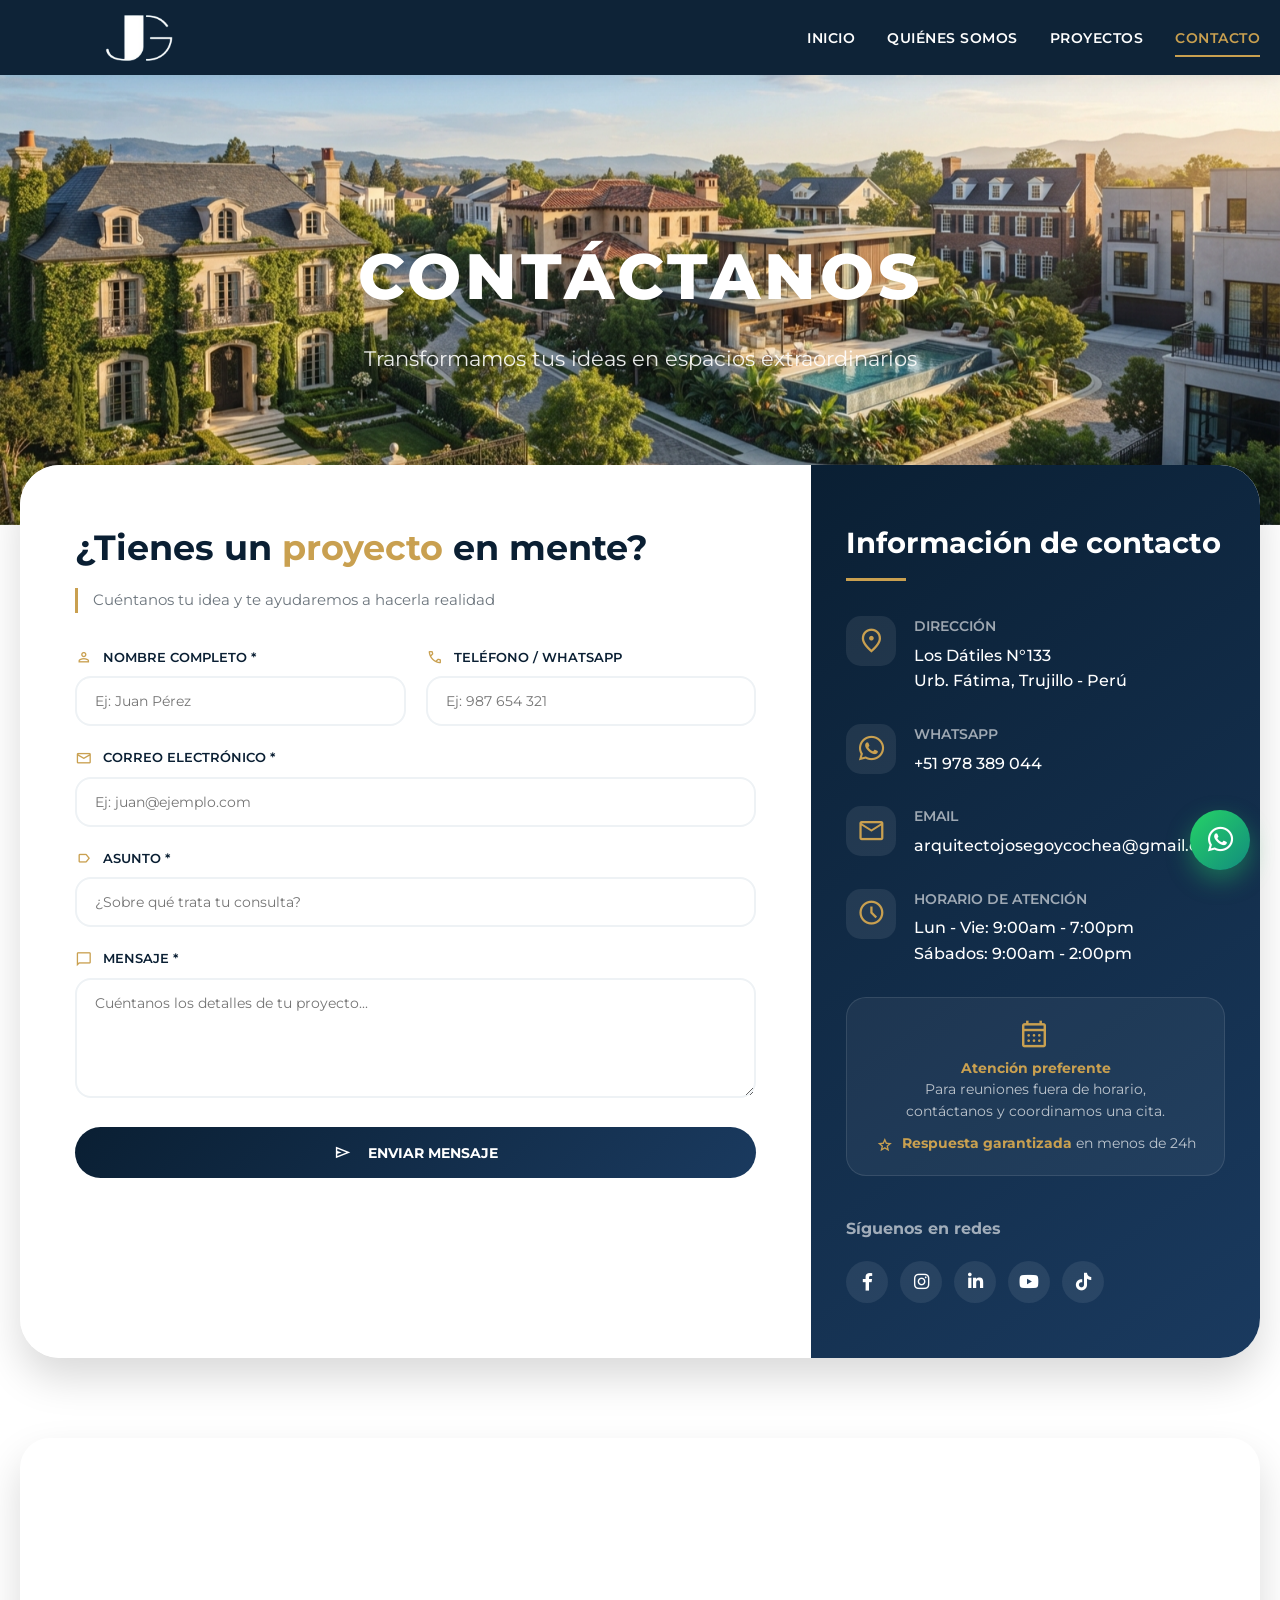
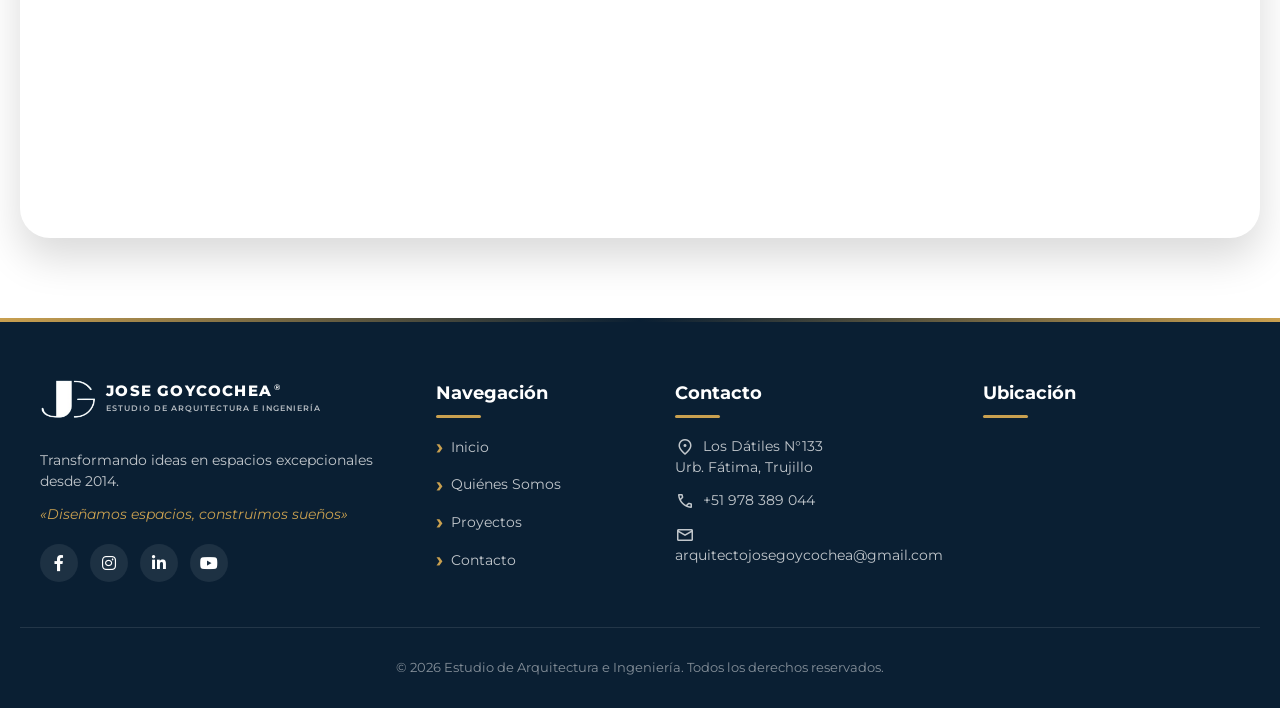
<file: contacto.html>
<!DOCTYPE html>
<html lang="es">
<head>
    <meta charset="UTF-8">
    <meta name="viewport" content="width=device-width, initial-scale=1.0">
    <title>Contacto | Goycochea Inmobiliaria - Arquitectura e Ingeniería</title>
    <link rel="icon" type="image/png" href="media/logomuestra.png">
    <link rel="stylesheet" href="styles.css">
    <link href="https://fonts.googleapis.com/css2?family=Montserrat:wght@300;400;500;600;700;800&display=swap" rel="stylesheet">
    <link rel="stylesheet" href="https://cdnjs.cloudflare.com/ajax/libs/font-awesome/6.0.0/css/all.min.css">
    <!-- Iconos oficiales de Google -->
    <link rel="stylesheet" href="https://fonts.googleapis.com/css2?family=Material+Symbols+Outlined:opsz,wght,FILL,GRAD@24,400,0,0" />

    <style>
        .material-symbols-outlined {
            vertical-align: middle;
            font-size: 1.25rem;
            margin-right: 4px;
            display: inline-block;
            line-height: 1;
        }
        .form-group label .material-symbols-outlined {
            color: var(--accent-gold);
            font-size: 1.1rem;
            margin-right: 6px;
        }
        .info-icon .material-symbols-outlined {
            font-size: 1.8rem;
            margin: 0;
        }
        .btn-submit .material-symbols-outlined {
            font-size: 1.2rem;
            margin-right: 6px;
        }
    </style>
</head>
<body>

    <header>
        <nav class="navbar">
            <div class="logo">
                <a href="index.html" class="logo-text">
                    <img src="media/logo.png" alt="Logo Goycochea" class="nav-logo-img">
                </a>
            </div>
            <ul class="nav-links">
                <li><a href="index.html">INICIO</a></li>
                <li><a href="index.html#empresa">QUIÉNES SOMOS</a></li>
                <li><a href="proyectos.html">PROYECTOS</a></li>
                <li><a href="contacto.html" class="active">CONTACTO</a></li>
            </ul>
        </nav>
    </header>

    <main>
        <section class="hero-contacto">
            <div class="hero-content">
                <h1>CONTÁCTANOS</h1>
                <p>Transformamos tus ideas en espacios extraordinarios</p>
            </div>
        </section>

        <div class="contacto-wrapper">
            <div class="contacto-card">
                <div class="form-section">
                    <h2>¿Tienes un <span>proyecto</span> en mente?</h2>
                    <p>Cuéntanos tu idea y te ayudaremos a hacerla realidad</p>
                    
                    <form action="https://formspree.io/f/xwvranev" method="POST">
                        <div class="row-2cols">
                            <div class="form-group">
                                <label><span class="material-symbols-outlined">person</span> Nombre completo *</label>
                                <input type="text" name="nombre" placeholder="Ej: Juan Pérez" required>
                            </div>
                            <div class="form-group">
                                <label><span class="material-symbols-outlined">call</span> Teléfono / WhatsApp</label>
                                <input type="tel" name="telefono" placeholder="Ej: 987 654 321">
                            </div>
                        </div>
                        
                        <div class="form-group">
                            <label><span class="material-symbols-outlined">mail</span> Correo electrónico *</label>
                            <input type="email" name="email" placeholder="Ej: juan@ejemplo.com" required>
                        </div>
                        
                        <div class="form-group">
                            <label><span class="material-symbols-outlined">label</span> Asunto *</label>
                            <input type="text" name="asunto" placeholder="¿Sobre qué trata tu consulta?" required>
                        </div>
                        
                        <div class="form-group">
                            <label><span class="material-symbols-outlined">chat_bubble</span> Mensaje *</label>
                            <textarea name="mensaje" placeholder="Cuéntanos los detalles de tu proyecto..."></textarea>
                        </div>
                        
                        <button type="submit" class="btn-submit">
                            <span class="material-symbols-outlined">send</span>
                            ENVIAR MENSAJE
                        </button>
                    </form>
                </div>

                <div class="info-section">
                    <h3>Información de contacto</h3>
                    
                    <div class="info-item">
                        <div class="info-icon">
                            <span class="material-symbols-outlined">location_on</span>
                        </div>
                        <div class="info-content">
                            <h4>Dirección</h4>
                            <p>Los Dátiles N°133<br>Urb. Fátima, Trujillo - Perú</p>
                        </div>
                    </div>
                    
                    <div class="info-item">
                        <div class="info-icon">
                            <i class="fab fa-whatsapp" style="font-size: 1.8rem;"></i>
                        </div>
                        <div class="info-content">
                            <h4>WhatsApp</h4>
                            <a href="https://wa.me/51978389044" target="_blank">+51 978 389 044</a>
                        </div>
                    </div>
                    
                    <div class="info-item">
                        <div class="info-icon">
                            <span class="material-symbols-outlined">mail</span>
                        </div>
                        <div class="info-content">
                            <h4>Email</h4>
                            <a href="mailto:arquitectojosegoycochea@gmail.com">arquitectojosegoycochea@gmail.com</a>
                        </div>
                    </div>
                    
                    <div class="info-item">
                        <div class="info-icon">
                            <span class="material-symbols-outlined">schedule</span>
                        </div>
                        <div class="info-content">
                            <h4>Horario de atención</h4>
                            <p>Lun - Vie: 9:00am - 7:00pm<br>Sábados: 9:00am - 2:00pm</p>
                        </div>
                    </div>

                    <!-- SECCIÓN HORARIO ESPECIAL -->
                    <div class="horario-especial">
                        <span class="material-symbols-outlined" style="color: var(--accent-gold); font-size: 2rem; margin-bottom: 8px; display: inline-block;">calendar_month</span>
                        <p><strong>Atención preferente</strong><br>Para reuniones fuera de horario,<br>contáctanos y coordinamos una cita.</p>
                        <p style="margin-top: 10px;"><span class="material-symbols-outlined" style="color: var(--accent-gold); font-size: 1.1rem;">star</span> <strong>Respuesta garantizada</strong> en menos de 24h</p>
                    </div>

                    <div class="social-section">
                        <h4>Síguenos en redes</h4>
                        <div class="social-icons">
                            <a href="#" aria-label="Facebook"><i class="fab fa-facebook-f"></i></a>
                            <a href="#" aria-label="Instagram"><i class="fab fa-instagram"></i></a>
                            <a href="#" aria-label="LinkedIn"><i class="fab fa-linkedin-in"></i></a>
                            <a href="#" aria-label="YouTube"><i class="fab fa-youtube"></i></a>
                            <a href="#" aria-label="TikTok"><i class="fab fa-tiktok"></i></a>
                        </div>
                    </div>
                </div>
            </div>
        </div>

        <div class="mapa-container">
            <div class="mapa-card">
                <iframe 
                    src="https://www.google.com/maps/embed?pb=!1m18!1m12!1m3!1d3949.634981884722!2d-79.0347476857953!3d-8.109282994170832!2m3!1f0!2f0!3f0!3m2!1i1024!2i768!4f13.1!3m3!1m2!1s0x91ad3d7f5e6b7c3d%3A0x3b7e7b7e7b7e7b7e!2sTrujillo%2C%20Peru!5e0!3m2!1sen!2sus!4v1620000000000!5m2!1sen!2sus" 
                    allowfullscreen="" 
                    loading="lazy"
                    title="Ubicación de Goycochea Inmobiliaria"></iframe>
            </div>
        </div>
    </main>

<footer class="main-footer">
        <div class="footer-container">
            <div class="footer-col logo-col">
                <!-- Logo JG + Letras nítidas con la "R" -->
                <div class="footer-brand">
                    <img src="media/logojg.png" alt="Logo JG" class="footer-logo-icon">
                    <div class="footer-brand-text">
                        <span class="footer-brand-title">JOSE GOYCOCHEA<sup>®</sup></span>
                        <span class="footer-brand-sub">ESTUDIO DE ARQUITECTURA E INGENIERÍA</span>
                    </div>
                </div>

                <p>Transformando ideas en espacios excepcionales desde 2014.</p>
                <p style="font-style: italic; color: #c9a050; margin-top: 10px;">«Diseñamos espacios, construimos sueños»</p>
                <div class="footer-social">
                    <a href="#"><i class="fab fa-facebook-f"></i></a>
                    <a href="#"><i class="fab fa-instagram"></i></a>
                    <a href="#"><i class="fab fa-linkedin-in"></i></a>
                    <a href="#"><i class="fab fa-youtube"></i></a>
                </div>
            </div>

            <div class="footer-col">
                <h4>Navegación</h4>
                <ul>
                    <li><a href="index.html">Inicio</a></li>
                    <li><a href="index.html#empresa">Quiénes Somos</a></li>
                    <li><a href="proyectos.html">Proyectos</a></li>
                    <li><a href="contacto.html">Contacto</a></li>
                </ul>
            </div>

            <div class="footer-col">
                <h4>Contacto</h4>
                <p><span class="material-symbols-outlined">location_on</span> Los Dátiles N°133<br>Urb. Fátima, Trujillo</p>
                <p><span class="material-symbols-outlined">call</span> +51 978 389 044</p>
                <p><span class="material-symbols-outlined">mail</span> arquitectojosegoycochea@gmail.com</p>
            </div>

            <div class="footer-col">
                <h4>Ubicación</h4>
                <div class="map-placeholder">
                    <iframe src="https://www.google.com/maps/embed?pb=!1m18!1m12!1m3!1d3949.634981884722!2d-79.0347476857953!3d-8.109282994170832!2m3!1f0!2f0!3f0!3m2!1i1024!2i768!4f13.1!3m3!1m2!1s0x91ad3d7f5e6b7c3d%3A0x3b7e7b7e7b7e7b7e!2sTrujillo%2C%20Peru!5e0!3m2!1sen!2sus!4v1620000000000!5m2!1sen!2sus" allowfullscreen="" loading="lazy"></iframe>
                </div>
            </div>
        </div>

        <div class="footer-bottom">
            <p>&copy; 2026 Estudio de Arquitectura e Ingeniería. Todos los derechos reservados.</p>
        </div>
    </footer>

    <a href="https://wa.me/51978389044" class="whatsapp-float" target="_blank" aria-label="WhatsApp">
        <i class="fab fa-whatsapp"></i>
    </a>

    <script>
        document.querySelectorAll('a[href^="#"]').forEach(anchor => {
            anchor.addEventListener('click', function(e) {
                e.preventDefault();
                const target = document.querySelector(this.getAttribute('href'));
                if (target) {
                    target.scrollIntoView({
                        behavior: 'smooth',
                        block: 'start'
                    });
                }
            });
        });

        // Animación súper sensible (threshold: 0) para que funcione en Laptop al 100%
        const observer = new IntersectionObserver((entries) => {
            entries.forEach(entry => {
                if (entry.isIntersecting) {
                    entry.target.style.opacity = '1';
                    entry.target.style.transform = 'translateY(0)';
                }
            });
        }, { threshold: 0 }); // <- El 0 hace que se active apenas toque la pantalla
        
        document.querySelectorAll('.contacto-card, .info-item, .mapa-card, .horario-especial').forEach(el => {
            el.style.opacity = '0';
            el.style.transform = 'translateY(30px)';
            el.style.transition = 'all 0.6s ease';
            observer.observe(el);
        });
    </script>
</body>
</html>
</file>
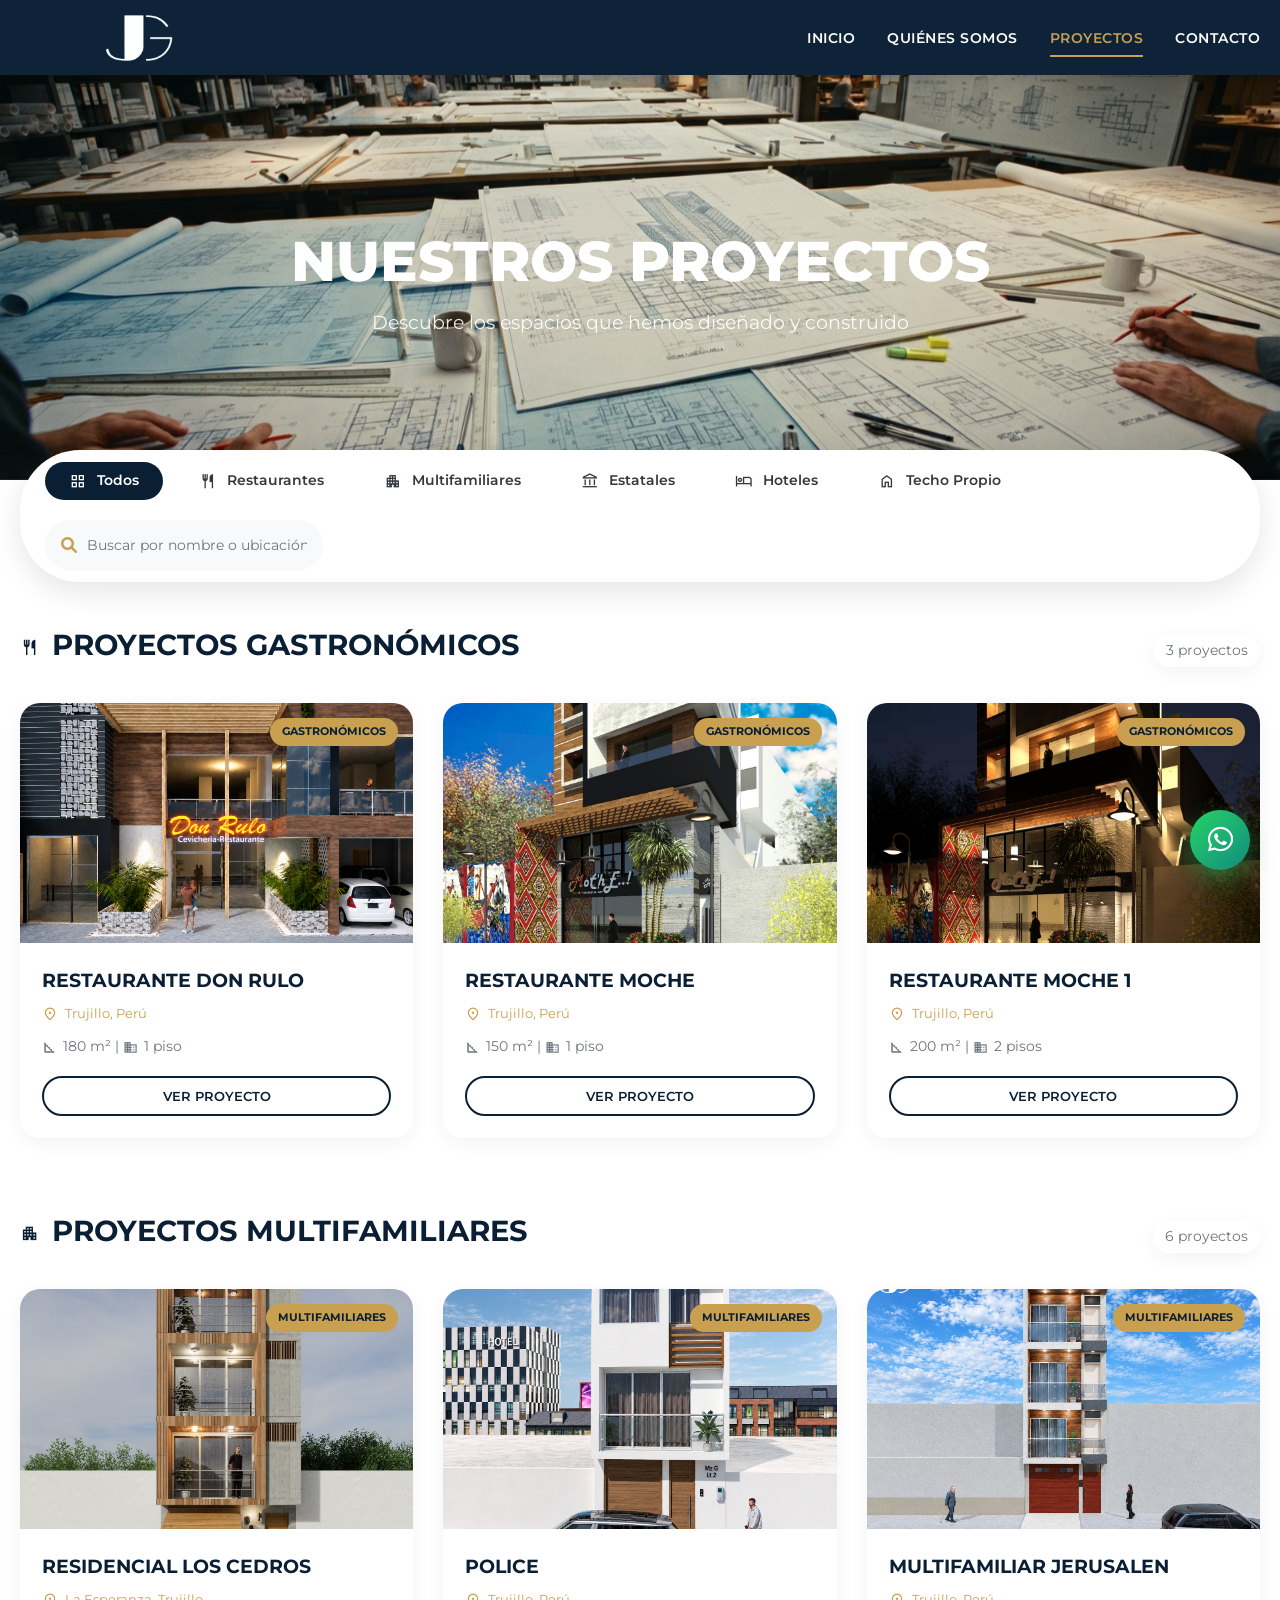
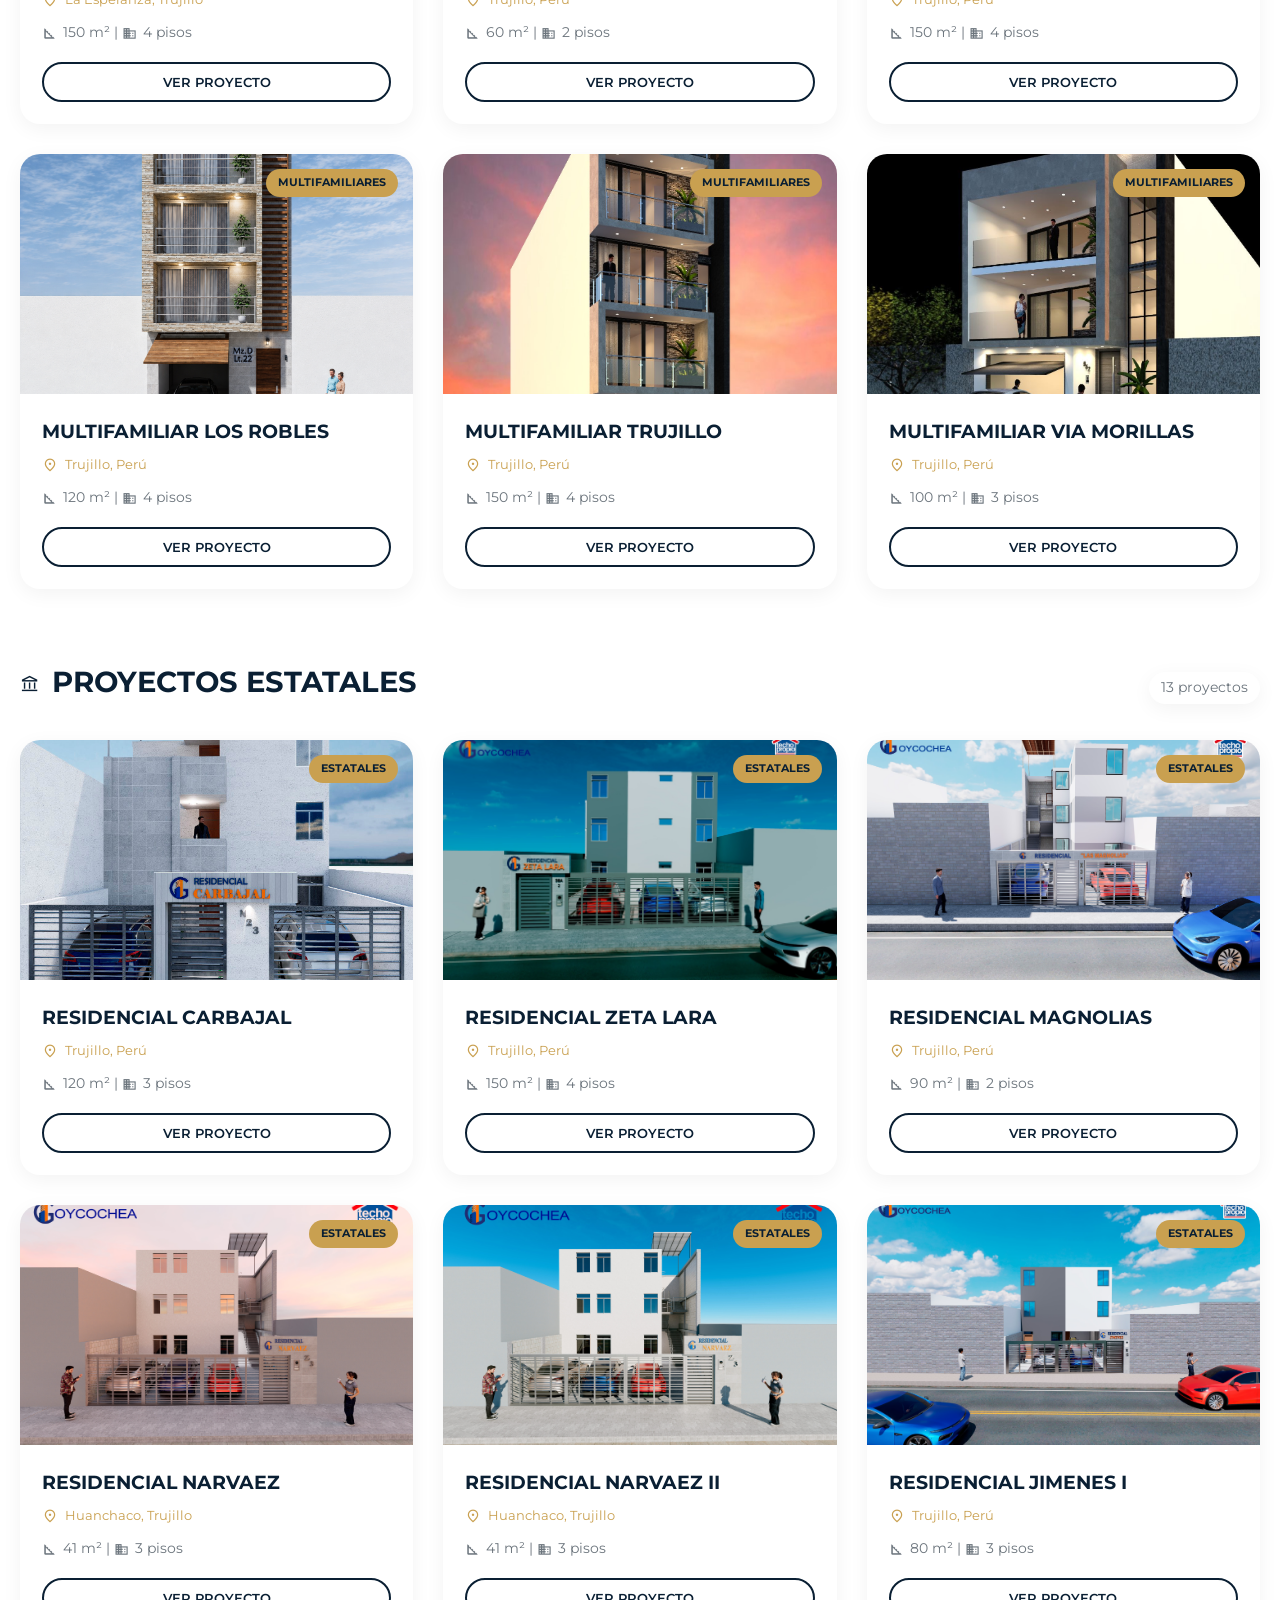
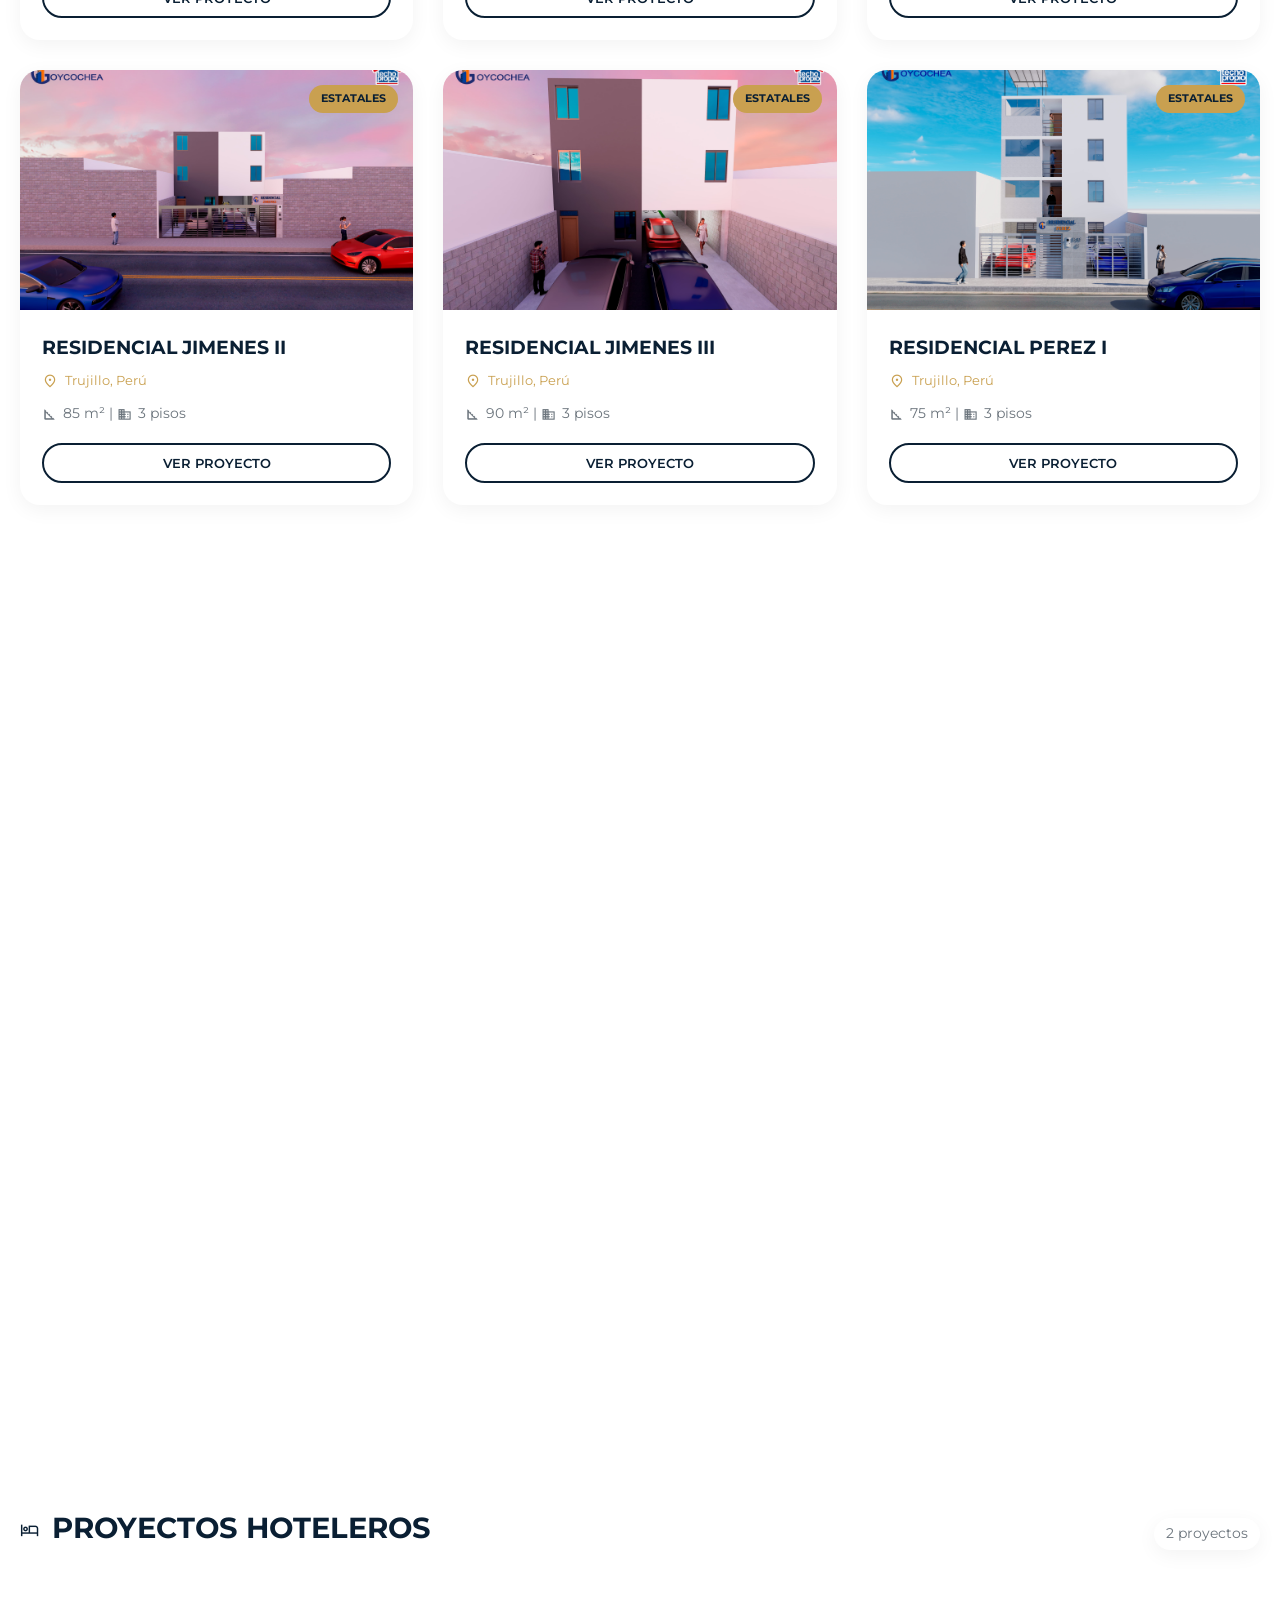
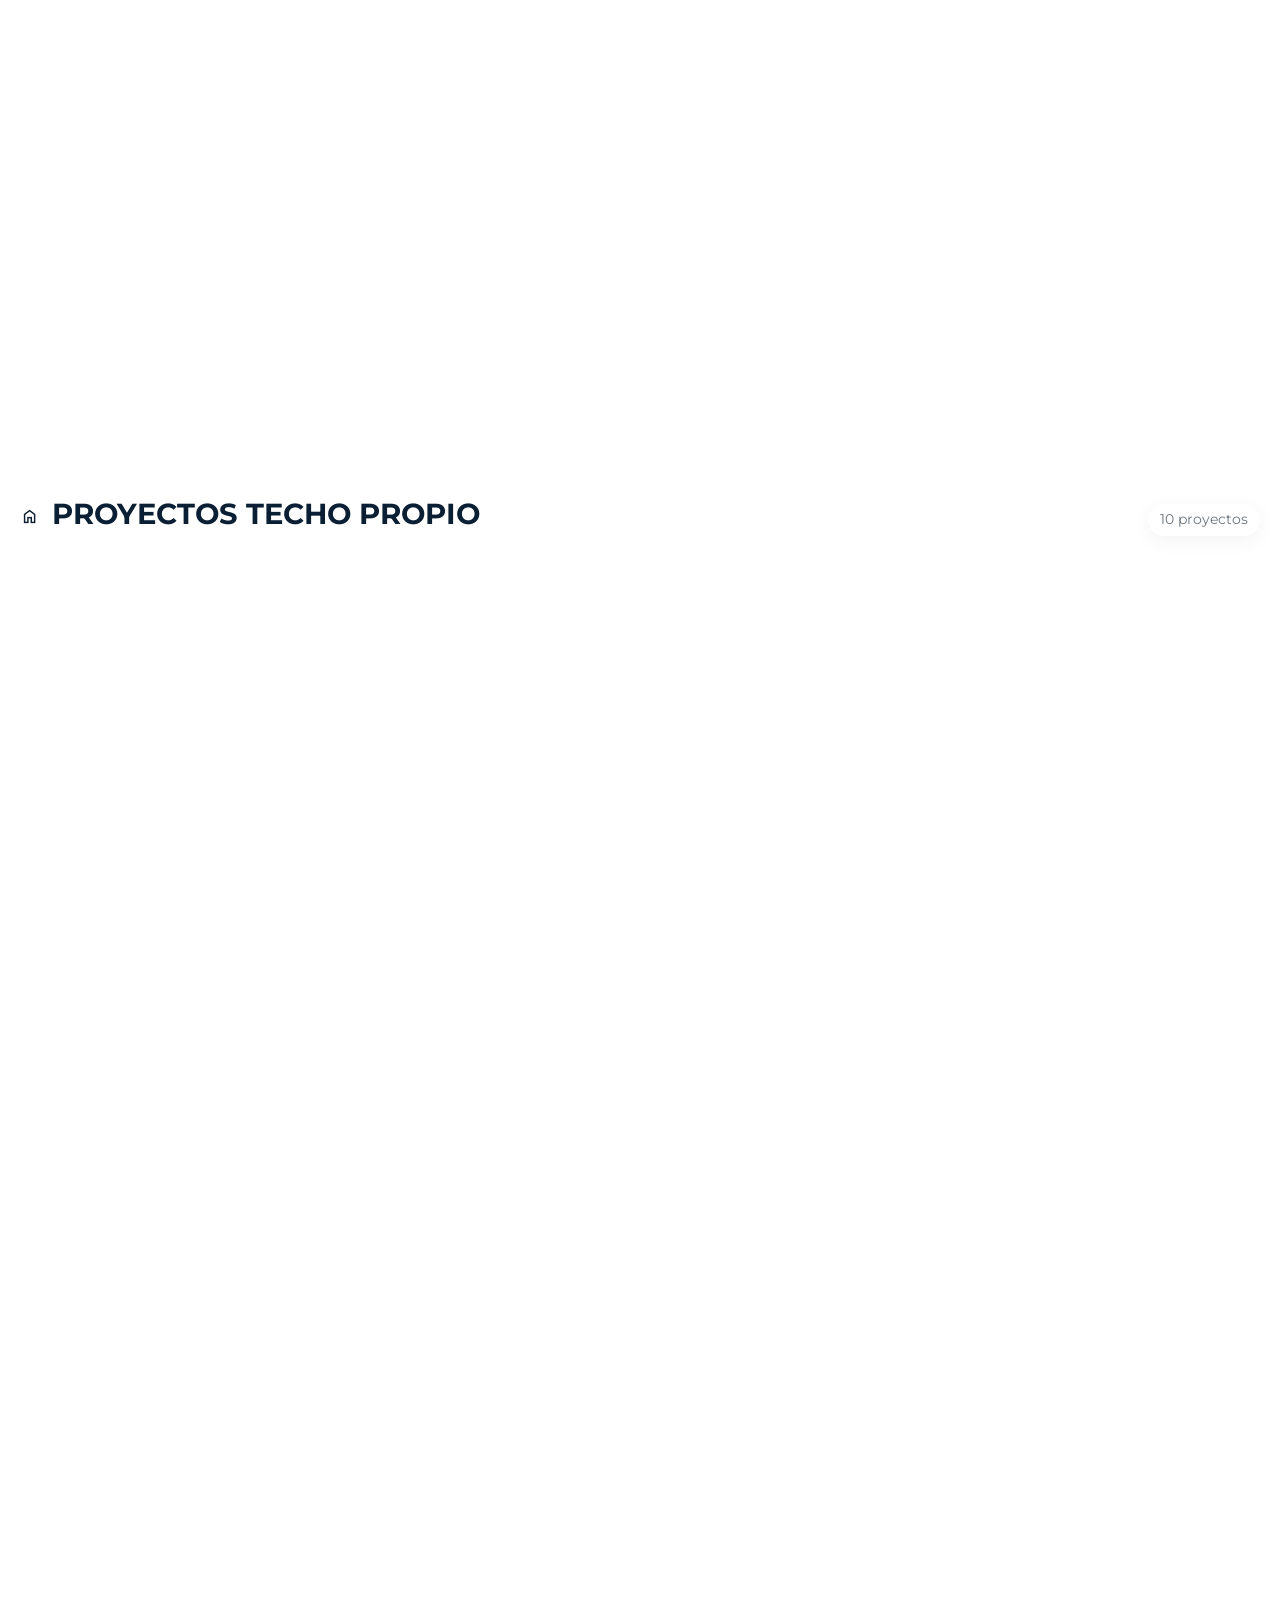
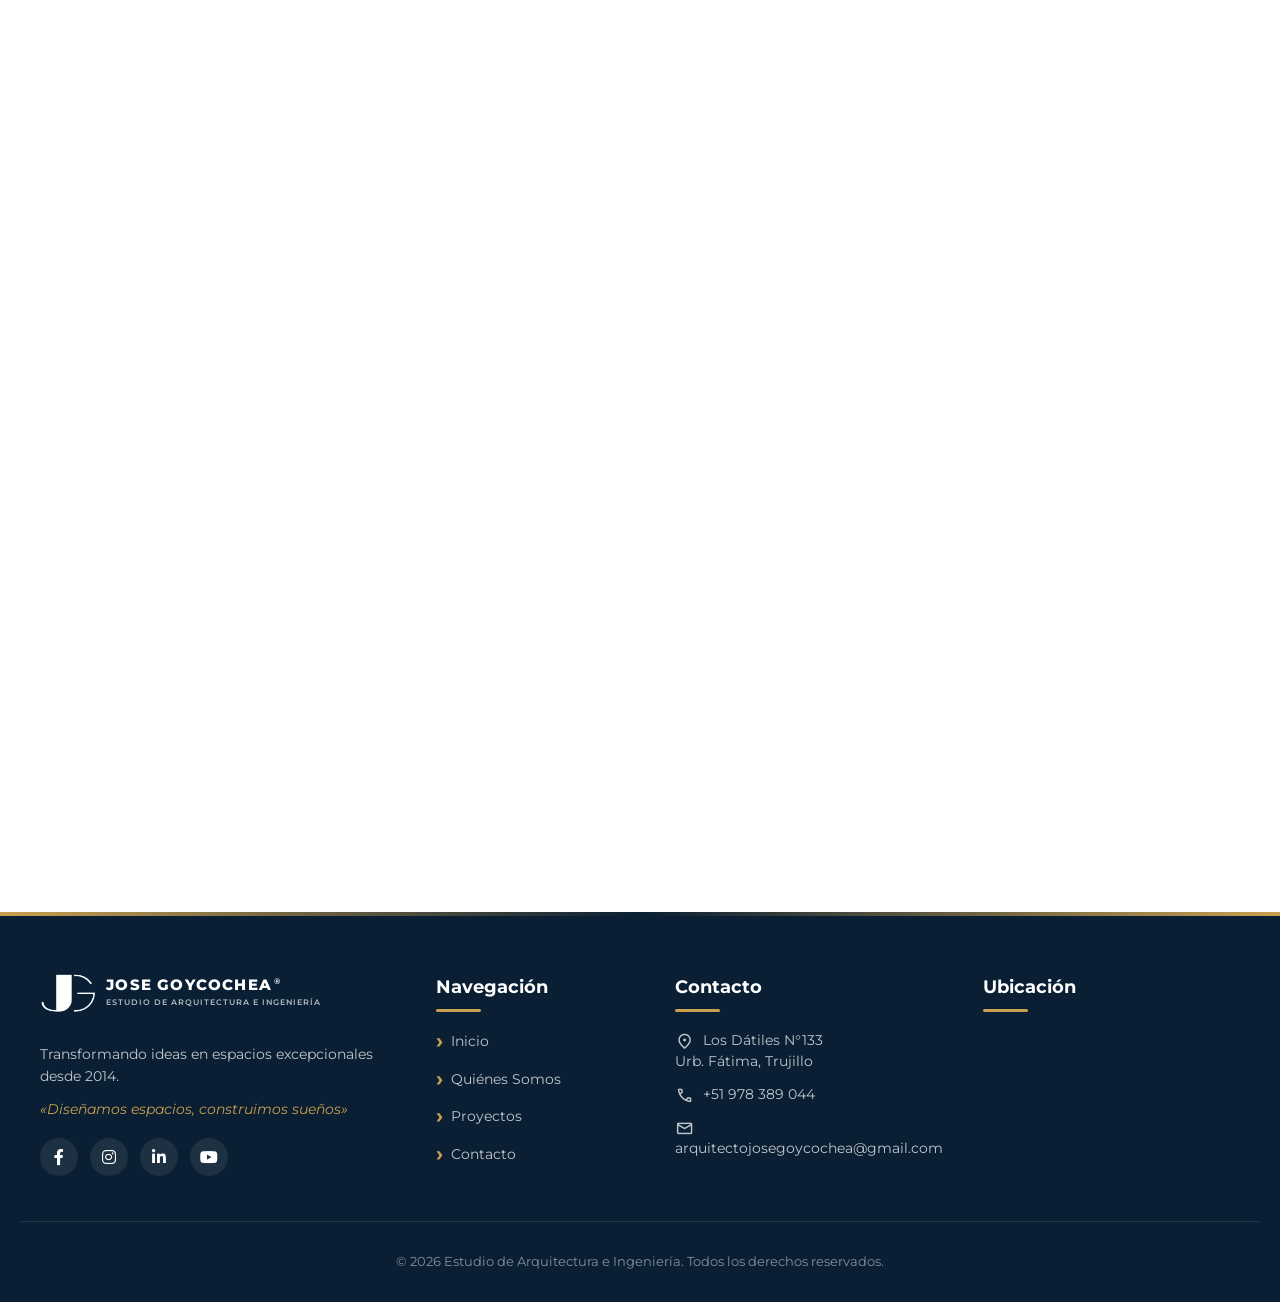
<file: proyectos.html>
<!DOCTYPE html>
<html lang="es">
<head>
    <meta charset="UTF-8">
    <meta name="viewport" content="width=device-width, initial-scale=1.0">
    <title>Proyectos | Goycochea Inmobiliaria - Arquitectura e Ingeniería</title>
    <link rel="icon" type="image/png" href="media/logomuestra.png">
    <link rel="stylesheet" href="styles.css">
    <link href="https://fonts.googleapis.com/css2?family=Montserrat:wght@300;400;500;600;700;800&display=swap" rel="stylesheet">
    <link rel="stylesheet" href="https://cdnjs.cloudflare.com/ajax/libs/font-awesome/6.0.0/css/all.min.css">
    <!-- Iconos oficiales de Google -->
    <link rel="stylesheet" href="https://fonts.googleapis.com/css2?family=Material+Symbols+Outlined:opsz,wght,FILL,GRAD@24,400,0,0" />

    <style>
        .material-symbols-outlined {
            vertical-align: middle;
            font-size: 1.2rem;
            margin-right: 5px;
            display: inline-block;
            line-height: 1;
        }
        .filtro-btn .material-symbols-outlined {
            font-size: 1.1rem;
            margin-right: 6px;
        }
    </style>
</head>
<body>

    <header>
        <nav class="navbar">
            <div class="logo">
                <a href="index.html" class="logo-text">
                    <img src="media/logo.png" alt="Logo Goycochea" class="nav-logo-img">
                </a>
            </div>
            <ul class="nav-links">
                <li><a href="index.html">INICIO</a></li>
                <li><a href="index.html#empresa">QUIÉNES SOMOS</a></li>
                <li><a href="proyectos.html" class="active">PROYECTOS</a></li>
                <li><a href="contacto.html">CONTACTO</a></li>
            </ul>
        </nav>
    </header>

    <main>
        <section class="hero-proyectos">
            <div class="hero-content">
                <h1>NUESTROS PROYECTOS</h1>
                <p>Descubre los espacios que hemos diseñado y construido</p>
            </div>
        </section>

        <div class="filtros-section">
            <div class="filtros-container">
                <div class="filtros-botones" id="filtrosBotones">
                    <button class="filtro-btn active" data-categoria="todos"><span class="material-symbols-outlined">grid_view</span> Todos</button>
                    <button class="filtro-btn" data-categoria="restaurante"><span class="material-symbols-outlined">restaurant</span> Restaurantes</button>
                    <button class="filtro-btn" data-categoria="multifamiliar"><span class="material-symbols-outlined">apartment</span> Multifamiliares</button>
                    <button class="filtro-btn" data-categoria="estatal"><span class="material-symbols-outlined">account_balance</span> Estatales</button>
                    <button class="filtro-btn" data-categoria="hotel"><span class="material-symbols-outlined">hotel</span> Hoteles</button>
                    <button class="filtro-btn" data-categoria="techo"><span class="material-symbols-outlined">home</span> Techo Propio</button>
                </div>
                <div class="buscador">
                    <i class="fas fa-search"></i>
                    <input type="text" id="buscadorInput" placeholder="Buscar por nombre o ubicación...">
                </div>
            </div>
        </div>

        <div class="contenedor-proyectos" id="contenedorProyectos"></div>
    </main>

    <div id="proyectoModal" class="modal">
        <div class="modal-content">
            <div class="modal-header">
                <h3 id="modalTitulo">Detalle del Proyecto</h3>
                <span class="close-modal" onclick="cerrarModal()">&times;</span>
            </div>
            <div class="modal-body" id="modalBody"></div>
        </div>
    </div>

<footer class="main-footer">
        <div class="footer-container">
            <div class="footer-col logo-col">
                <!-- Logo JG + Letras nítidas con la "R" -->
                <div class="footer-brand">
                    <img src="media/logojg.png" alt="Logo JG" class="footer-logo-icon">
                    <div class="footer-brand-text">
                        <span class="footer-brand-title">JOSE GOYCOCHEA<sup>®</sup></span>
                        <span class="footer-brand-sub">ESTUDIO DE ARQUITECTURA E INGENIERÍA</span>
                    </div>
                </div>

                <p>Transformando ideas en espacios excepcionales desde 2014.</p>
                <p style="font-style: italic; color: #c9a050; margin-top: 10px;">«Diseñamos espacios, construimos sueños»</p>
                <div class="footer-social">
                    <a href="#"><i class="fab fa-facebook-f"></i></a>
                    <a href="#"><i class="fab fa-instagram"></i></a>
                    <a href="#"><i class="fab fa-linkedin-in"></i></a>
                    <a href="#"><i class="fab fa-youtube"></i></a>
                </div>
            </div>

            <div class="footer-col">
                <h4>Navegación</h4>
                <ul>
                    <li><a href="index.html">Inicio</a></li>
                    <li><a href="index.html#empresa">Quiénes Somos</a></li>
                    <li><a href="proyectos.html">Proyectos</a></li>
                    <li><a href="contacto.html">Contacto</a></li>
                </ul>
            </div>

            <div class="footer-col">
                <h4>Contacto</h4>
                <p><span class="material-symbols-outlined">location_on</span> Los Dátiles N°133<br>Urb. Fátima, Trujillo</p>
                <p><span class="material-symbols-outlined">call</span> +51 978 389 044</p>
                <p><span class="material-symbols-outlined">mail</span> arquitectojosegoycochea@gmail.com</p>
            </div>

            <div class="footer-col">
                <h4>Ubicación</h4>
                <div class="map-placeholder">
                    <iframe src="https://www.google.com/maps/embed?pb=!1m18!1m12!1m3!1d3949.634981884722!2d-79.0347476857953!3d-8.109282994170832!2m3!1f0!2f0!3f0!3m2!1i1024!2i768!4f13.1!3m3!1m2!1s0x91ad3d7f5e6b7c3d%3A0x3b7e7b7e7b7e7b7e!2sTrujillo%2C%20Peru!5e0!3m2!1sen!2sus!4v1620000000000!5m2!1sen!2sus" allowfullscreen="" loading="lazy"></iframe>
                </div>
            </div>
        </div>

        <div class="footer-bottom">
            <p>&copy; 2026 Estudio de Arquitectura e Ingeniería. Todos los derechos reservados.</p>
        </div>
    </footer>

    <a href="https://wa.me/51978389044" class="whatsapp-float" target="_blank">
        <i class="fab fa-whatsapp"></i>
    </a>

    <script>
        // ===== DATOS DE PROYECTOS ACTUALIZADOS =====
        const proyectosData = {
            // ===== RESTAURANTES (PRIMERO) =====
            donrulo: { 
                titulo: "RESTAURANTE DON RULO", 
                categoria: "restaurante", 
                ubicacion: "Trujillo, Perú", 
                pisos: "1 piso", 
                area: "180 m²",
                descripcion: "Restaurante con terraza y espacios acogedores para disfrutar de la mejor gastronomía.", 
                imagenes: ["media/rulo.png"], 
                caracteristicas: { "Tipo": "Restaurante", "Área": "180 m²", "Capacidad": "120 personas" } 
            },
            moche: { 
                titulo: "RESTAURANTE MOCHE", 
                categoria: "restaurante", 
                ubicacion: "Trujillo, Perú", 
                pisos: "1 piso", 
                area: "150 m²",
                descripcion: "Cafetería con diseño bohemio y terraza jardín, ideal para eventos y reuniones.", 
                imagenes: ["media/RESTAURANTE MOCHE.jpg"], 
                caracteristicas: { "Tipo": "Cafetería", "Área": "150 m²", "Estilo": "Bohemio" } 
            },
            moche1: { 
                titulo: "RESTAURANTE MOCHE 1", 
                categoria: "restaurante", 
                ubicacion: "Trujillo, Perú", 
                pisos: "2 pisos", 
                area: "200 m²",
                descripcion: "Restaurante con cocina fusión y ambiente moderno, con vista al mar.", 
                imagenes: ["media/RESTAURANTE MOCHE 1.jpg"], 
                caracteristicas: { "Tipo": "Restaurante Fusión", "Área": "200 m²", "Especialidad": "Comida fusión" } 
            },
            
            // ===== MULTIFAMILIARES =====
            cedros: { 
                titulo: "RESIDENCIAL LOS CEDROS", 
                categoria: "multifamiliar", 
                ubicacion: "La Esperanza, Trujillo", 
                pisos: "4 pisos", 
                area: "150 m²",
                descripcion: "Vivienda multifamiliar de 4 pisos. Cuenta con cochera, sala, comedor, cocina, baño y 3 dormitorios por piso.", 
                imagenes: ["media/RESIDENCIAL LOS CEDROS.jpg"], 
                caracteristicas: { "Tipo": "Multifamiliar", "Área": "150 m²", "N° Pisos": "4", "Estado": "En Venta" } 
            },
            police: { 
                titulo: "POLICE", 
                categoria: "multifamiliar", 
                ubicacion: "Trujillo, Perú", 
                pisos: "2 pisos", 
                area: "60 m²",
                descripcion: "Vivienda unifamiliar de 2 pisos. Cuenta con cochera, sala, comedor, cocina y en el segundo piso 2 dormitorios.", 
                imagenes: ["media/Police11.jpg"], 
                caracteristicas: { "Tipo": "Vivienda Unifamiliar", "Área": "60 m²", "N° Pisos": "2" } 
            },
            jerusalen: { 
                titulo: "MULTIFAMILIAR JERUSALEN", 
                categoria: "multifamiliar", 
                ubicacion: "Trujillo, Perú", 
                pisos: "4 pisos", 
                area: "150 m²",
                descripcion: "Vivienda multifamiliar de 4 pisos. 1er piso: cochera, sala, comedor, cocina, dormitorio principal.", 
                imagenes: ["media/jerusalen.png"], 
                caracteristicas: { "Tipo": "Multifamiliar", "Área": "150 m²", "N° Pisos": "4" } 
            },
            robles: { 
                titulo: "MULTIFAMILIAR LOS ROBLES", 
                categoria: "multifamiliar", 
                ubicacion: "Trujillo, Perú", 
                pisos: "4 pisos", 
                area: "120 m²",
                descripcion: "Vivienda multifamiliar para renta. Cada piso tiene un departamento con ingreso independiente.", 
                imagenes: ["media/robles.png"], 
                caracteristicas: { "Tipo": "Multifamiliar (Renta)", "Área": "120 m²", "N° Pisos": "4" } 
            },
            trujillo: { 
                titulo: "MULTIFAMILIAR TRUJILLO", 
                categoria: "multifamiliar", 
                ubicacion: "Trujillo, Perú", 
                pisos: "4 pisos", 
                area: "150 m²",
                descripcion: "Vivienda multifamiliar de lujo con acabados de primera calidad.", 
                imagenes: ["media/MULTIFAMILIAR TRUJILLO.jpg"], 
                caracteristicas: { "Tipo": "Multifamiliar de Lujo", "Área": "150 m²", "Acabados": "Primera calidad" } 
            },
            morillas: { 
                titulo: "MULTIFAMILIAR VIA MORILLAS", 
                categoria: "multifamiliar", 
                ubicacion: "Trujillo, Perú", 
                pisos: "3 pisos", 
                area: "100 m²",
                descripcion: "Proyecto unifamiliar para pareja con 2 hijos.", 
                imagenes: ["media/MULTIFAMILIAR VIA MORILLAS 1.jpg"], 
                caracteristicas: { "Tipo": "Vivienda Unifamiliar", "Área": "100 m²", "N° Pisos": "3" } 
            },
            
            // ===== ESTATALES =====
            carbajal: { 
                titulo: "RESIDENCIAL CARBAJAL", 
                categoria: "estatal", 
                ubicacion: "Trujillo, Perú", 
                pisos: "3 pisos", 
                area: "120 m²",
                descripcion: "Conjunto habitacional estatal con diseño contemporáneo y áreas verdes.", 
                imagenes: ["media/carvajalnuevo.jpg", "media/carvajalnuevo1.jpg"], 
                caracteristicas: { "Tipo": "Vivienda Estatal", "Diseño": "Contemporáneo", "Estado": "En Construcción" } 
            },
            cedrosEstatal: { 
                titulo: "RESIDENCIAL ZETA LARA", 
                categoria: "estatal", 
                ubicacion: "Trujillo, Perú", 
                pisos: "4 pisos", 
                area: "150 m²",
                descripcion: "Vivienda multifamiliar de 4 pisos. Cuenta con cochera, sala, comedor, cocina, baño y 3 dormitorios por piso.", 
                imagenes: ["media/zetalaranuevo.jpg", "media/zetalaranuevo1.jpg"], 
                caracteristicas: { "Área": "150 m²", "N° Pisos": "4", "Estado": "En Construcción" } 
            },
            magnolias: { 
                titulo: "RESIDENCIAL MAGNOLIAS", 
                categoria: "estatal", 
                ubicacion: "Trujillo, Perú", 
                pisos: "2 pisos", 
                area: "90 m²",
                descripcion: "Viviendas unifamiliares con diseño contemporáneo y acabados de lujo.", 
                imagenes: ["media/RESIDENCIAL MAGNOLIAS 01.jpg"], 
                caracteristicas: { "Diseño": "Contemporáneo", "Acabados": "De lujo", "Estado": "Preventa" } 
            },
            narvaez: { 
                titulo: "RESIDENCIAL NARVAEZ", 
                categoria: "estatal", 
                ubicacion: "Huanchaco, Trujillo", 
                pisos: "3 pisos", 
                area: "41 m²",
                descripcion: "Tres Cocheras, Sala, Comedor, Cocina, Baño, Dos Dormitorios, Lavandería.", 
                imagenes: ["media/RESDIENCIAL NARVAEZ 01.jpg"], 
                caracteristicas: { "Etapa": "Preventa", "Precio": "S/ 55,000", "Área": "41 m²" } 
            },
            narvaez2: { 
                titulo: "RESIDENCIAL NARVAEZ II", 
                categoria: "estatal", 
                ubicacion: "Huanchaco, Trujillo", 
                pisos: "3 pisos", 
                area: "41 m²",
                descripcion: "Tres Cocheras, Sala, Comedor, Cocina, Baño, Dos Dormitorios, Lavandería.", 
                imagenes: ["media/RESIDENCIAL NARVAEZ 02.jpg"], 
                caracteristicas: { "Etapa": "Preventa", "Precio": "S/ 55,000", "Área": "41 m²" } 
            },
            jimenes1: { 
                titulo: "RESIDENCIAL JIMENES I", 
                categoria: "estatal", 
                ubicacion: "Trujillo, Perú", 
                pisos: "3 pisos", 
                area: "80 m²",
                descripcion: "Conjunto habitacional con diseño minimalista y áreas comunes.", 
                imagenes: ["media/RESIDENCIAL JIMENES 01.jpg"], 
                caracteristicas: { "Estado": "Preventa", "Área": "80 m²" } 
            },
            jimenes2: { 
                titulo: "RESIDENCIAL JIMENES II", 
                categoria: "estatal", 
                ubicacion: "Trujillo, Perú", 
                pisos: "3 pisos", 
                area: "85 m²",
                descripcion: "Segunda etapa del proyecto Jimenes con mejoras y ampliaciones.", 
                imagenes: ["media/RESIDENCIAL JIMENES 02.jpg"], 
                caracteristicas: { "Estado": "Preventa", "Área": "85 m²" } 
            },
            jimenes3: { 
                titulo: "RESIDENCIAL JIMENES III", 
                categoria: "estatal", 
                ubicacion: "Trujillo, Perú", 
                pisos: "3 pisos", 
                area: "90 m²",
                descripcion: "Tercera fase del complejo residencial Jimenes.", 
                imagenes: ["media/RESIDENCIA JIMENES 03.jpg"], 
                caracteristicas: { "Estado": "Preventa", "Área": "90 m²" } 
            },
            perez1: { 
                titulo: "RESIDENCIAL PEREZ I", 
                categoria: "estatal", 
                ubicacion: "Trujillo, Perú", 
                pisos: "3 pisos", 
                area: "75 m²",
                descripcion: "Diseño minimalista con amplios espacios y acabados de calidad.", 
                imagenes: ["media/RESIDENCIAL PEREZ 01.jpg"], 
                caracteristicas: { "Estado": "En Venta", "Área": "75 m²" } 
            },
            perez2: { 
                titulo: "RESIDENCIAL PEREZ II", 
                categoria: "estatal", 
                ubicacion: "Trujillo, Perú", 
                pisos: "3 pisos", 
                area: "80 m²",
                descripcion: "Segunda etapa del proyecto Perez con mejoras y ampliaciones.", 
                imagenes: ["media/RESIDENCIAL PEREZ 02.jpg"], 
                caracteristicas: { "Estado": "En Venta", "Área": "80 m²" } 
            },
            sausek: { 
                titulo: "RESIDENCIAL SAUSEK", 
                categoria: "estatal", 
                ubicacion: "La Esperanza, Trujillo", 
                pisos: "3 pisos", 
                area: "41 m²",
                descripcion: "Dos Cocheras, Sala, Comedor, Cocina, Baño, Dos Dormitorios, Lavandería.", 
                imagenes: ["media/RESIDENCIAL SAUCEK 01.jpg", "media/RESIDENCIAL SAUCEK 02.jpg"], 
                caracteristicas: { "Etapa": "Vendido", "Precio": "S/ 65,000", "Área": "41 m²" } 
            },
            tulipanes1: { 
                titulo: "RESIDENCIAL TULIPANES I", 
                categoria: "estatal", 
                ubicacion: "Trujillo, Perú", 
                pisos: "3 pisos", 
                area: "100 m²",
                descripcion: "Conjunto residencial con arquitectura moderna y amplias áreas verdes.", 
                imagenes: ["media/RESIDENCIAL TULIPANES 01.jpg"], 
                caracteristicas: { "Estado": "En Venta", "Área": "100 m²" } 
            },
            tulipanes2: { 
                titulo: "RESIDENCIAL TULIPANES II", 
                categoria: "estatal", 
                ubicacion: "Trujillo, Perú", 
                pisos: "3 pisos", 
                area: "110 m²",
                descripcion: "Segunda etapa del proyecto Tulipanes con mejoras y ampliaciones.", 
                imagenes: ["media/RESIDENCIAL TULIPANES 02.jpg"], 
                caracteristicas: { "Estado": "En Venta", "Área": "110 m²" } 
            },
            
            // ===== HOTELES =====
            ocean: { 
                titulo: "HOTEL OCEAN HOUSE", 
                categoria: "hotel", 
                ubicacion: "Huanchaco, Trujillo", 
                pisos: "5 pisos", 
                area: "800 m²",
                descripcion: "Hotel boutique frente al mar con 30 habitaciones y restaurante.", 
                imagenes: ["media/HOTEL OCEAN HOUSE .jpg"], 
                caracteristicas: { "Tipo": "Hotel Boutique", "Habitaciones": "30" } 
            },
            ocean1: { 
                titulo: "HOTEL OCEAN HOUSE 1", 
                categoria: "hotel", 
                ubicacion: "Huanchaco, Trujillo", 
                pisos: "4 pisos", 
                area: "600 m²",
                descripcion: "Ecolodge de lujo integrado al entorno con materiales sostenibles.", 
                imagenes: ["media/HOTEL OCEAN HOUSE 1 .jpg"], 
                caracteristicas: { "Tipo": "Ecolodge", "Materiales": "Sostenibles" } 
            },
            
            // ===== TECHO PROPIO =====
            burgos: { 
                titulo: "BURGOS RAMOS VIVIANA", 
                categoria: "techo", 
                ubicacion: "La Esperanza, Trujillo", 
                pisos: "1 piso", 
                area: "45 m²",
                descripcion: "Vivienda básica de 45 m² con Sala, Comedor, Cocina, 2 Habitaciones, Baño y Lavandería.", 
                imagenes: ["media/burgos.png"], 
                caracteristicas: { "Programa": "Techo Propio", "Área": "45 m²", "Tipo": "Vivienda Básica" } 
            },
            enrique: { 
                titulo: "ENRIQUE CERNA ANTONY", 
                categoria: "techo", 
                ubicacion: "La Esperanza, Trujillo", 
                pisos: "1 piso", 
                area: "35 m²",
                descripcion: "Vivienda básica de 35.44 m² con espacios funcionales.", 
                imagenes: ["media/enrique2.png"], 
                caracteristicas: { "Programa": "Techo Propio", "Área": "35 m²", "Tipo": "Vivienda Básica" } 
            },
            fabio: { 
                titulo: "FABIO JESUS ASCATE", 
                categoria: "techo", 
                ubicacion: "La Esperanza, Trujillo", 
                pisos: "1 piso", 
                area: "35 m²",
                descripcion: "Vivienda básica de 35 m² con Sala, Comedor, Cocina, 2 Habitaciones, Baño y Lavandería.", 
                imagenes: ["media/fabio.png"], 
                caracteristicas: { "Programa": "Techo Propio", "Área": "35 m²", "Tipo": "Vivienda Básica" } 
            },
            fernanda: { 
                titulo: "FERNANDA GUERRA GLORIA VICTORIA", 
                categoria: "techo", 
                ubicacion: "La Esperanza, Trujillo", 
                pisos: "1 piso", 
                area: "37 m²",
                descripcion: "Vivienda básica de 37.50 m² con Sala, Comedor, Cocina, 2 Habitaciones, Baño y Lavandería.", 
                imagenes: ["media/fernanda.png"], 
                caracteristicas: { "Programa": "Techo Propio", "Área": "37 m²", "Tipo": "Vivienda Básica" } 
            },
            florian: { 
                titulo: "FLORIAN DIEGO ALEXANDER", 
                categoria: "techo", 
                ubicacion: "La Esperanza, Trujillo", 
                pisos: "1 piso", 
                area: "35 m²",
                descripcion: "Vivienda básica de 35 m² con Sala, Comedor, Cocina, 2 Habitaciones, Baño y Lavandería.", 
                imagenes: ["media/florian.png"], 
                caracteristicas: { "Programa": "Techo Propio", "Área": "35 m²", "Tipo": "Vivienda Básica" } 
            },
            kerly: { 
                titulo: "KERLY NATALY GARCIA", 
                categoria: "techo", 
                ubicacion: "La Esperanza, Trujillo", 
                pisos: "1 piso", 
                area: "35 m²",
                descripcion: "Vivienda básica de 35 m² con Sala, Comedor, Cocina, 2 Habitaciones, Baño y Lavandería.", 
                imagenes: ["media/kerly.png"], 
                caracteristicas: { "Programa": "Techo Propio", "Área": "35 m²", "Tipo": "Vivienda Básica" } 
            },
            monzon: { 
                titulo: "MONZON ALFIO", 
                categoria: "techo", 
                ubicacion: "La Esperanza, Trujillo", 
                pisos: "1 piso", 
                area: "35 m²",
                descripcion: "Vivienda básica de 35.12 m² con Sala, Comedor, Cocina, 2 Habitaciones, Baño y Lavandería.", 
                imagenes: ["media/monzon1.png"], 
                caracteristicas: { "Programa": "Techo Propio", "Área": "35 m²", "Tipo": "Vivienda Básica" } 
            },
            sanchez: { 
                titulo: "SANCHEZ YUDICK ERICK ANTONY", 
                categoria: "techo", 
                ubicacion: "La Esperanza, Trujillo", 
                pisos: "1 piso", 
                area: "35 m²",
                descripcion: "Vivienda básica de 35.71 m² con espacios funcionales.", 
                imagenes: ["media/sanchez.png"], 
                caracteristicas: { "Programa": "Techo Propio", "Área": "35 m²", "Tipo": "Vivienda Básica" } 
            },
            trujillo_felicita: { 
                titulo: "TRUJILLO FELICITA HAYDE", 
                categoria: "techo", 
                ubicacion: "La Esperanza, Trujillo", 
                pisos: "1 piso", 
                area: "36 m²",
                descripcion: "Vivienda básica de 36 m² con Sala, Comedor, Cocina, 2 Habitaciones, Baño y Lavandería.", 
                imagenes: ["media/trujillo.png"], 
                caracteristicas: { "Programa": "Techo Propio", "Área": "36 m²", "Tipo": "Vivienda Básica" } 
            },
            verde: { 
                titulo: "VERDE TIBURCIO KIMBERLY", 
                categoria: "techo", 
                ubicacion: "La Esperanza, Trujillo", 
                pisos: "1 piso", 
                area: "40 m²",
                descripcion: "Vivienda básica de 40 m² con Sala, Comedor, Cocina, 2 Habitaciones, Baño y Lavandería.", 
                imagenes: ["media/verde.png"], 
                caracteristicas: { "Programa": "Techo Propio", "Área": "40 m²", "Tipo": "Vivienda Básica" } 
            }
        };

        const categorias = {
            restaurante: { nombre: "PROYECTOS GASTRONÓMICOS", icono: "restaurant", orden: 0 },
            multifamiliar: { nombre: "PROYECTOS MULTIFAMILIARES", icono: "apartment", orden: 1 },
            estatal: { nombre: "PROYECTOS ESTATALES", icono: "account_balance", orden: 2 },
            hotel: { nombre: "PROYECTOS HOTELEROS", icono: "hotel", orden: 3 },
            techo: { nombre: "PROYECTOS TECHO PROPIO", icono: "home", orden: 4 }
        };

        let currentFilter = "todos";
        let searchTerm = "";

        function renderizarProyectos() {
            const container = document.getElementById("contenedorProyectos");
            container.innerHTML = "";

            const proyectosPorCategoria = {};
            for (const [id, proyecto] of Object.entries(proyectosData)) {
                const categoria = proyecto.categoria;
                if (!proyectosPorCategoria[categoria]) proyectosPorCategoria[categoria] = [];
                proyectosPorCategoria[categoria].push({ id, ...proyecto });
            }

            const ordenCategorias = ["restaurante", "multifamiliar", "estatal", "hotel", "techo"];
            let hayResultados = false;

            for (const cat of ordenCategorias) {
                const proyectos = proyectosPorCategoria[cat];
                if (!proyectos) continue;

                let proyectosFiltrados = proyectos;
                if (currentFilter !== "todos") {
                    proyectosFiltrados = proyectosFiltrados.filter(p => p.categoria === currentFilter);
                }
                if (searchTerm.trim() !== "") {
                    const term = searchTerm.toLowerCase().trim();
                    proyectosFiltrados = proyectosFiltrados.filter(p => 
                        p.titulo.toLowerCase().includes(term) || 
                        p.ubicacion.toLowerCase().includes(term)
                    );
                }

                if (proyectosFiltrados.length === 0) continue;
                
                hayResultados = true;
                const catInfo = categorias[cat];
                const contador = proyectosFiltrados.length;

                const categoriaDiv = document.createElement("div");
                categoriaDiv.className = "categoria";
                categoriaDiv.innerHTML = `
                    <div class="categoria-header">
                        <h2><span class="material-symbols-outlined">${catInfo.icono}</span> ${catInfo.nombre}</h2>
                        <span class="contador-proyectos">${contador} proyecto${contador !== 1 ? "s" : ""}</span>
                    </div>
                    <div class="grid-proyectos" id="grid-${cat}"></div>
                `;
                container.appendChild(categoriaDiv);

                const gridContainer = categoriaDiv.querySelector(`#grid-${cat}`);
                
                proyectosFiltrados.forEach(proyecto => {
                    const tarjeta = document.createElement("div");
                    tarjeta.className = "tarjeta-proyecto";
                    tarjeta.onclick = () => mostrarProyecto(proyecto.id);
                    tarjeta.innerHTML = `
                        <div class="tarjeta-imagen">
                            <img src="${proyecto.imagenes[0]}" alt="${proyecto.titulo}" onerror="this.src='media/placeholder.jpg'">
                            <span class="overlay-categoria">${catInfo.nombre.split(" ")[1] || catInfo.nombre}</span>
                        </div>
                        <div class="tarjeta-info">
                            <h3>${proyecto.titulo}</h3>
                            <div class="ubicacion"><span class="material-symbols-outlined" style="font-size: 1rem; margin-right: 2px;">location_on</span> ${proyecto.ubicacion}</div>
                            <p class="descripcion"><span class="material-symbols-outlined" style="font-size: 0.95rem; margin-right: 2px;">square_foot</span> ${proyecto.area} | <span class="material-symbols-outlined" style="font-size: 0.95rem; margin-right: 2px;">domain</span> ${proyecto.pisos}</p>
                            <button class="btn-ver">VER PROYECTO</button>
                        </div>
                    `;
                    gridContainer.appendChild(tarjeta);
                });
            }

            if (!hayResultados) {
                container.innerHTML = `
                    <div class="mensaje-no-resultados">
                        <i class="fas fa-search"></i>
                        <h3>No se encontraron proyectos</h3>
                        <p>No hay proyectos que coincidan con "<strong>${searchTerm}</strong>".<br>Prueba con otro término o revisa los filtros seleccionados.</p>
                    </div>
                `;
            }

            // === ANIMACIÓN AL 100% EN LAPTOP/PC ===
            const observerProyectos = new IntersectionObserver((entries) => {
                entries.forEach(entry => {
                    if (entry.isIntersecting) {
                        entry.target.style.opacity = '1';
                        entry.target.style.transform = 'translateY(0)';
                    }
                });
            }, { threshold: 0 });

            document.querySelectorAll('.tarjeta-proyecto').forEach(el => {
                el.style.opacity = '0';
                el.style.transform = 'translateY(30px)';
                el.style.transition = 'all 0.5s ease forwards';
                observerProyectos.observe(el);
            });
        }

        function mostrarProyecto(id) {
            const proyecto = proyectosData[id];
            const modal = document.getElementById("proyectoModal");
            const modalContent = modal.querySelector(".modal-content");
            const modalTitulo = document.getElementById("modalTitulo");
            const modalBody = document.getElementById("modalBody");
            if (!proyecto) return;

            modalTitulo.textContent = proyecto.titulo;

            // Detecta si es Techo Propio
            const esTecho = proyecto.categoria === "techo";
            if (esTecho) {
                modalContent.classList.add("modal-techo-propio");
            } else {
                modalContent.classList.remove("modal-techo-propio");
            }

            let imagenesHTML = `<div class="modal-main-image"><img id="mainImage" src="${proyecto.imagenes[0]}" alt="${proyecto.titulo}" onerror="this.src='media/placeholder.jpg'"></div>`;
            if (proyecto.imagenes.length > 1) {
                imagenesHTML += `<div class="modal-gallery">`;
                proyecto.imagenes.forEach(img => {
                    imagenesHTML += `<img src="${img}" alt="Imagen" onclick="cambiarImagen('${img}')" onerror="this.src='media/placeholder.jpg'">`;
                });
                imagenesHTML += `</div>`;
            }

            let caracteristicasHTML = `
                <div class="modal-caracteristicas">
                    <h4><span class="material-symbols-outlined">assignment</span> Información del Proyecto</h4>
                    <ul>
                        <li><span><span class="material-symbols-outlined">location_on</span> Ubicación:</span> <span>${proyecto.ubicacion}</span></li>
                        <li><span><span class="material-symbols-outlined">square_foot</span> Área:</span> <span>${proyecto.area}</span></li>
                        <li><span><span class="material-symbols-outlined">domain</span> Pisos:</span> <span>${proyecto.pisos}</span></li>
            `;
            
            if (proyecto.caracteristicas && Object.keys(proyecto.caracteristicas).length > 0) {
                for (const [key, value] of Object.entries(proyecto.caracteristicas)) {
                    if (key !== "Área" && key !== "N° Pisos") {
                        caracteristicasHTML += `<li><span>${key}:</span> <span>${value}</span></li>`;
                    }
                }
            }
            caracteristicasHTML += `</ul></div>`;

            // Si es Techo Propio: Foto a la izquierda, información a la derecha
            if (esTecho) {
                modalBody.innerHTML = `
                    <div class="modal-techo-grid">
                        <div class="modal-techo-foto">
                            ${imagenesHTML}
                        </div>
                        <div class="modal-techo-info">
                            <div class="modal-descripcion">
                                <strong><span class="material-symbols-outlined">description</span> Descripción</strong><br>
                                ${proyecto.descripcion}
                            </div>
                            ${caracteristicasHTML}
                        </div>
                    </div>
                `;
            } else {
                modalBody.innerHTML = `
                    ${imagenesHTML}
                    <div class="modal-descripcion">
                        <strong><span class="material-symbols-outlined">description</span> Descripción</strong><br>
                        ${proyecto.descripcion}
                    </div>
                    ${caracteristicasHTML}
                `;
            }

            modal.style.display = "block";
            document.body.style.overflow = "hidden";
        }

        function cambiarImagen(src) {
            const mainImage = document.getElementById("mainImage");
            if (mainImage) mainImage.src = src;
        }

        function cerrarModal() {
            const modal = document.getElementById("proyectoModal");
            modal.style.display = "none";
            document.body.style.overflow = "auto";
        }

        document.querySelectorAll(".filtro-btn").forEach(btn => {
            btn.addEventListener("click", () => {
                document.querySelectorAll(".filtro-btn").forEach(b => b.classList.remove("active"));
                btn.classList.add("active");
                currentFilter = btn.dataset.categoria;
                renderizarProyectos();
            });
        });

        const buscadorInput = document.getElementById("buscadorInput");
        buscadorInput.addEventListener("keyup", (e) => {
            searchTerm = e.target.value;
            renderizarProyectos();
        });

        window.onclick = function(event) {
            const modal = document.getElementById("proyectoModal");
            if (event.target === modal) cerrarModal();
        }

        renderizarProyectos();
    </script>
</body>
</html>
</file>
<file: styles.css>
/* ===== 1. VARIABLES Y RESET ===== */
:root {
    --primary-dark: #0a1f33;
    --primary-mid: #1a3a5f;
    --accent-gold: #c9a050;
    --accent-gold-light: #dbb86a;
    --accent-gold-dark: #a8853a;
    --white: #ffffff;
    --gray-light: #f8f9fa;
    --gray: #6c757d;
    --gray-dark: #343a40;
    --shadow-sm: 0 5px 20px rgba(0,0,0,0.05);
    --shadow-md: 0 10px 30px rgba(0,0,0,0.1);
    --shadow-lg: 0 20px 40px rgba(0,0,0,0.15);
    --transition: all 0.3s ease;
}

* {
    margin: 0;
    padding: 0;
    box-sizing: border-box;
    font-family: 'Montserrat', sans-serif;
}

html, body {
    scroll-behavior: smooth;
    overflow-x: hidden;
    width: 100%;
    max-width: 100vw;
}

body {
    background-color: var(--white);
    color: var(--gray-dark);
    line-height: 1.6;
}

/* ===== 2. HEADER Y NAVBAR (AZUL ORIGINAL) ===== */
header {
    background: rgba(10, 31, 51, 0.98);
    backdrop-filter: blur(10px);
    padding: 0 20px;
    position: sticky;
    top: 0;
    z-index: 1000;
    width: 100%;
    box-shadow: 0 2px 20px rgba(0,0,0,0.1);
}

/* Mantiene la barra fija y limpia */
.navbar {
    display: flex;
    justify-content: space-between;
    align-items: center;
    max-width: 100%;
    min-height: 75px; /* Altura elegante para la barra */
    padding: 0;
}

/* Agranda el logo JG de forma correcta en PC */
.nav-logo-img {
    height: 60px;
    width: auto;
    object-fit: contain;
    display: block;
    transform: scale(2); /* <- 1.3 en vez de 2 para no desbordar */
    transform-origin: left center;
    transition: var(--transition);
}

.logo-text:hover .nav-logo-img {
    transform: scale(2.1); /* Efecto hover suave */
}

.logo-main {
    font-size: 1.2rem;
    font-weight: 800;
    color: var(--white);
    letter-spacing: 2px;
    display: block;
    line-height: 1.2;
}

.logo-sub {
    font-size: 0.65rem;
    font-weight: 600;
    color: var(--accent-gold);
    letter-spacing: 3px;
    display: block;
}

.logo-line {
    width: 40px;
    height: 2px;
    background: var(--accent-gold);
    margin-top: 6px;
    transition: var(--transition);
}

.logo-text:hover .logo-line {
    width: 60px;
}

.nav-links {
    display: flex;
    list-style: none;
    gap: 32px;
}

.nav-links a {
    color: var(--white);
    text-decoration: none;
    font-size: 0.85rem;
    font-weight: 600;
    letter-spacing: 0.5px;
    transition: var(--transition);
    padding: 8px 0;
    position: relative;
}

.nav-links a::after {
    content: '';
    position: absolute;
    bottom: -3px;
    left: 0;
    width: 0;
    height: 2px;
    background: var(--accent-gold);
    transition: width 0.3s ease;
}

.nav-links a:hover::after,
.nav-links a.active::after {
    width: 100%;
}

.nav-links a:hover,
.nav-links a.active {
    color: var(--accent-gold);
}

/* ===== 3. HERO CON ZOOM Y SLIDER ===== */
.hero {
    min-height: 90vh;
    display: flex;
    align-items: center;
    justify-content: center;
    text-align: center;
    position: relative;
    overflow: hidden;
}

.hero-slider {
    position: absolute;
    top: 0;
    left: 0;
    width: 100%;
    height: 100%;
    z-index: 1;
}

.hero-slide {
    position: absolute;
    top: 0;
    left: 0;
    width: 100%;
    height: 100%;
    background-size: cover;
    background-position: center;
    opacity: 0;
    transform: scale(1);
    transition: opacity 1.5s ease-in-out, transform 8.5s ease-out;
    z-index: 1;
}

.hero-slide.active {
    opacity: 1;
    transform: scale(1.15);
    z-index: 2;
}

.hero-overlay {
    position: absolute;
    top: 0;
    left: 0;
    width: 100%;
    height: 100%;
    background: rgba(0, 0, 0, 0.4);
    z-index: 2;
}

.hero-content {
    position: relative;
    z-index: 3;
    max-width: 900px;
    padding: 0 20px;
}

.hero-titulo-principal {
    font-size: 4rem;
    font-weight: 800;
    color: var(--white);
    letter-spacing: 4px;
    margin-bottom: 15px;
    text-shadow: 2px 2px 15px rgba(0,0,0,0.3);
}
.hero-titulo-principal sup {
    font-size: 0.38em; /* Tamaño más pequeño */
    vertical-align: super; /* La eleva a la esquina superior */
    font-weight: 600;
    margin-left: 4px;
}

.hero-subtitulo {
    font-size: 1.5rem;
    font-weight: 500;
    color: rgba(255,255,255,0.9);
    letter-spacing: 2px;
    margin-bottom: 25px;
}

.hero-slogan {
    font-size: 1.8rem;
    font-weight: 600;
    color: var(--accent-gold);
    margin-bottom: 30px;
}

.hero-btn {
    display: inline-block;
    padding: 14px 40px;
    background: transparent;
    border: 2px solid var(--accent-gold);
    color: var(--white);
    text-decoration: none;
    font-weight: 600;
    letter-spacing: 2px;
    border-radius: 50px;
    transition: var(--transition);
}

.hero-btn:hover {
    background: var(--accent-gold);
    color: var(--primary-dark);
    transform: translateY(-3px);
    box-shadow: 0 10px 25px rgba(201, 160, 80, 0.3);
}

/* ===== 4. SECCIÓN EMPRESA & MISIÓN (AZUL SIN DESVANECIMIENTO) ===== */
.nuestra-empresa {
    background: var(--gray-light);
    padding-bottom: 100px;
}

.clouds-bg {
    height: 280px;
    background: linear-gradient(135deg, var(--primary-dark), var(--primary-mid));
    display: flex;
    align-items: center;
    justify-content: center;
    text-align: center;
    color: var(--white);
    position: relative;
}

/* Sin desvanecimiento abajo */
.clouds-bg::after {
    display: none;
}

/* SUBE EL TÍTULO Y SUBTÍTULO: */
.section-title {
    transform: translateY(-25px);
}

.section-title h2 {
    font-size: 2.8rem;
    font-weight: 700;
    color: var(--white);
    margin-bottom: 10px;
}

.section-title p {
    font-size: 1.1rem;
    color: var(--white);
    opacity: 0.9;
}

.mision-container {
    max-width: 1200px;
    margin: -80px auto 0;
    padding: 0 20px;
    position: relative;
    z-index: 10;
}

.mision-card {
    background: var(--white);
    display: flex;
    border-radius: 30px;
    overflow: hidden;
    box-shadow: var(--shadow-lg);
    transition: var(--transition);
}

.mision-card:hover {
    transform: translateY(-8px);
}

.mision-image {
    flex: 1;
    min-height: 400px;
    overflow: hidden;
}

.mision-image img {
    width: 100%;
    height: 100%;
    object-fit: cover;
    transition: transform 0.6s ease;
}

.mision-card:hover .mision-image img {
    transform: scale(1.05);
}

.mision-text {
    flex: 1;
    padding: 60px;
}

.mision-text h3 {
    font-size: 2rem;
    color: var(--primary-dark);
    margin-bottom: 15px;
}

.divider {
    width: 70px;
    height: 4px;
    background: var(--accent-gold);
    margin-bottom: 25px;
    border-radius: 2px;
}

.mision-text p {
    color: var(--gray);
    line-height: 1.8;
    margin-bottom: 30px;
}

.mision-stats {
    display: flex;
    gap: 40px;
}

.stat-number {
    font-size: 2.2rem;
    font-weight: 700;
    color: var(--primary-dark);
    display: block;
}

.stat-label {
    font-size: 0.85rem;
    color: var(--gray);
}

/* ===== 5. SERVICIOS ===== */
.servicios-detallados {
    padding: 80px 20px;
    background: var(--white);
}

.section-title-center {
    text-align: center;
    font-size: 2.5rem;
    color: var(--primary-dark);
    margin-bottom: 50px;
    position: relative;
    padding-bottom: 15px;
}

.section-title-center::after {
    content: '';
    position: absolute;
    bottom: 0;
    left: 50%;
    transform: translateX(-50%);
    width: 80px;
    height: 4px;
    background: var(--accent-gold);
    border-radius: 2px;
}

.servicios-lista {
    max-width: 1200px;
    margin: 0 auto;
    display: grid;
    grid-template-columns: repeat(3, 1fr);
    gap: 25px;
}

.servicio-item {
    background: var(--white);
    padding: 25px;
    border-radius: 20px;
    box-shadow: var(--shadow-sm);
    transition: var(--transition);
    display: flex;
    align-items: center;
    gap: 15px;
    border: 1px solid #e8ecef;
}

.servicio-item:hover {
    transform: translateY(-5px);
    box-shadow: var(--shadow-md);
    border-color: var(--accent-gold);
}

.servicio-item i, 
.servicio-item .material-symbols-outlined {
    font-size: 2rem;
    color: var(--accent-gold);
    min-width: 50px;
    text-align: center;
}

.servicio-item span {
    font-size: 0.9rem;
    color: var(--gray-dark);
    font-weight: 500;
    line-height: 1.4;
}

/* ===== 6. TECHO PROPIO ===== */
.techo-propio-section {
    padding: 80px 20px;
    background: linear-gradient(135deg, var(--primary-dark), var(--primary-mid));
}

.techo-propio-container {
    max-width: 1200px;
    margin: 0 auto;
}

.techo-propio-header {
    text-align: center;
    margin-bottom: 50px;
}

.techo-propio-header h2 {
    font-size: 2.5rem;
    color: var(--accent-gold);
    margin-bottom: 10px;
}

.techo-propio-header h3 {
    font-size: 1.5rem;
    color: var(--white);
    font-weight: 500;
    margin-bottom: 15px;
}

.techo-propio-header p {
    color: rgba(255,255,255,0.8);
    max-width: 800px;
    margin: 0 auto;
    line-height: 1.6;
}

.techo-propio-grid {
    display: grid;
    grid-template-columns: repeat(3, 1fr);
    gap: 30px;
    margin-bottom: 50px;
}

.techo-card {
    background: rgba(255,255,255,0.08);
    backdrop-filter: blur(10px);
    border-radius: 20px;
    padding: 30px;
    text-align: center;
    transition: var(--transition);
    border: 1px solid rgba(255,255,255,0.1);
}

.techo-card:hover {
    transform: translateY(-8px);
    background: rgba(255,255,255,0.12);
    border-color: var(--accent-gold);
}

.techo-card-icon {
    font-size: 2.5rem;
    color: var(--accent-gold);
    margin-bottom: 20px;
}

.techo-card h4 {
    font-size: 1.2rem;
    color: var(--white);
    margin-bottom: 10px;
}

.techo-card p {
    color: rgba(255,255,255,0.7);
    font-size: 0.85rem;
    line-height: 1.5;
}

.techo-contacto {
    text-align: center;
    padding: 30px;
    background: rgba(255,255,255,0.05);
    border-radius: 20px;
}

.techo-contacto p {
    color: var(--white);
    margin-bottom: 15px;
}

.techo-contacto .whatsapp-link {
    display: inline-flex;
    align-items: center;
    gap: 10px;
    background: #25d366;
    color: var(--white);
    padding: 12px 30px;
    border-radius: 50px;
    text-decoration: none;
    font-weight: 600;
    transition: var(--transition);
}

.techo-contacto .whatsapp-link:hover {
    transform: scale(1.05);
    background: #128C7E;
}

.techo-contacto .email-link {
    color: var(--accent-gold);
    text-decoration: none;
    margin-left: 20px;
}

/* ===== 7. DIRECTOR & EQUIPO ===== */
.director-section {
    padding: 80px 20px;
    background: var(--gray-light);
}

.director-container {
    max-width: 1200px;
    margin: 0 auto;
    display: flex;
    align-items: center;
    gap: 60px;
}

.director-foto img {
    width: 280px;
    height: 280px;
    object-fit: cover;
    border-radius: 50%;
    border: 4px solid var(--accent-gold);
    box-shadow: var(--shadow-lg);
}

.director-info h3 {
    font-size: 2.2rem;
    color: var(--primary-dark);
    margin-bottom: 5px;
}

.director-info h4 {
    font-size: 1.1rem;
    color: var(--accent-gold);
    margin-bottom: 20px;
}

.director-info p {
    color: var(--gray);
    line-height: 1.7;
    margin-bottom: 25px;
}

.director-contacto {
    display: flex;
    flex-wrap: wrap;
    gap: 25px;
}

.contacto-item {
    display: flex;
    align-items: center;
    gap: 10px;
}

.contacto-item i {
    color: var(--accent-gold);
}

.contacto-item a, .contacto-item span {
    color: var(--gray);
    text-decoration: none;
}

.contacto-item a:hover {
    color: var(--accent-gold);
}

.equipo {
    max-width: 1200px;
    margin: 80px auto;
    padding: 0 20px;
}

.equipo-titulo {
    font-size: 2.2rem;
    color: var(--primary-dark);
    margin-bottom: 40px;
    position: relative;
    padding-bottom: 15px;
}

.equipo-titulo::after {
    content: '';
    position: absolute;
    bottom: 0;
    left: 0;
    width: 80px;
    height: 4px;
    background: var(--accent-gold);
}

.equipo-grid {
    display: grid;
    grid-template-columns: repeat(4, 1fr);
    gap: 30px;
}

.equipo-card {
    border-radius: 20px;
    overflow: hidden;
    transition: var(--transition);
}

.equipo-card:hover {
    transform: translateY(-8px);
}

.text-card {
    background: var(--white);
    padding: 30px;
    text-align: center;
    box-shadow: var(--shadow-sm);
    border: 1px solid #e8ecef;
}

.text-card h3 {
    font-size: 1.3rem;
    color: var(--primary-dark);
    margin-bottom: 10px;
}

.equipo-divider {
    width: 50px;
    height: 3px;
    background: var(--accent-gold);
    margin: 15px auto;
}

.text-card p {
    color: var(--gray);
    font-size: 0.85rem;
    line-height: 1.6;
    margin-bottom: 20px;
}

.equipo-social {
    display: flex;
    justify-content: center;
    gap: 15px;
}

.equipo-social a {
    width: 35px;
    height: 35px;
    background: var(--gray-light);
    display: flex;
    align-items: center;
    justify-content: center;
    border-radius: 50%;
    color: var(--primary-dark);
    text-decoration: none;
    transition: var(--transition);
}

.equipo-social a:hover {
    background: var(--accent-gold);
    color: var(--white);
}

.image-card {
    background-size: cover;
    background-position: center;
    display: flex;
    align-items: flex-end;
    min-height: 350px;
}

.equipo-info {
    background: linear-gradient(to top, var(--primary-dark), transparent);
    width: 100%;
    padding: 25px;
    color: var(--white);
}

/* ===== 8. DESTACADOS ===== */
.destacados {
    max-width: 1200px;
    margin: 80px auto;
    padding: 0 20px;
}

.destacados-grid {
    display: grid;
    grid-template-columns: repeat(3, 1fr);
    gap: 30px;
    margin-bottom: 40px;
}

.destacado-card {
    position: relative;
    border-radius: 20px;
    overflow: hidden;
    box-shadow: var(--shadow-sm);
    transition: var(--transition);
    aspect-ratio: 4/3;
}

.destacado-card:hover {
    transform: translateY(-8px);
    box-shadow: var(--shadow-lg);
}

.destacado-card img {
    width: 100%;
    height: 100%;
    object-fit: cover;
    transition: transform 0.6s ease;
}

.destacado-card:hover img {
    transform: scale(1.08);
}

.destacado-info {
    position: absolute;
    bottom: 0;
    left: 0;
    right: 0;
    padding: 25px;
    background: linear-gradient(to top, rgba(10, 31, 51, 0.95), transparent);
    color: var(--white);
}

.destacados-btn-container {
    text-align: center;
}

.destacados-btn {
    display: inline-block;
    padding: 14px 40px;
    background: var(--primary-dark);
    color: var(--white);
    text-decoration: none;
    border-radius: 50px;
    font-weight: 600;
    transition: var(--transition);
}

.destacados-btn:hover {
    background: var(--accent-gold);
    transform: translateY(-3px);
}

/* ===== 9. CONTACTO ===== */
.hero-contacto {
    position: relative;
    min-height: 50vh;
    display: flex;
    align-items: center;
    justify-content: center;
    text-align: center;
    overflow: hidden;
}

.hero-contacto::before {
    content: '';
    position: absolute;
    top: 0;
    left: 0;
    width: 100%;
    height: 100%;
    background: url('media/viviendas.png') no-repeat center center / cover;
    z-index: 1;
    transform: scale(1.25);
    animation: alejarFoto 3s ease-out forwards;
}

.hero-contacto .hero-content {
    position: relative;
    z-index: 2;
}

.hero-contacto .hero-content h1 {
    font-size: 4rem;
    font-weight: 800;
    color: var(--white);
    letter-spacing: 4px;
    margin-bottom: 15px;
}

.hero-contacto .hero-content p {
    font-size: 1.3rem;
    color: rgba(255,255,255,0.9);
}

.contacto-wrapper {
    max-width: 1300px;
    margin: -60px auto 80px;
    padding: 0 20px;
    position: relative;
    z-index: 10;
}

.contacto-card {
    display: grid;
    grid-template-columns: 1.3fr 0.7fr;
    background: var(--white);
    border-radius: 40px;
    overflow: hidden;
    box-shadow: var(--shadow-lg);
    transition: var(--transition);
}

.form-section {
    padding: 55px;
    background: var(--white);
}

.form-section h2 {
    font-size: 2.2rem;
    color: var(--primary-dark);
    margin-bottom: 12px;
    font-weight: 700;
}

.form-section h2 span {
    color: var(--accent-gold);
}

.form-section > p {
    color: var(--gray);
    margin-bottom: 35px;
    font-size: 0.95rem;
    border-left: 3px solid var(--accent-gold);
    padding-left: 15px;
}

.form-group {
    margin-bottom: 22px;
}

.form-group label {
    display: block;
    margin-bottom: 8px;
    font-weight: 600;
    color: var(--primary-dark);
    font-size: 0.8rem;
    text-transform: uppercase;
}

.form-group label i {
    color: var(--accent-gold);
    margin-right: 8px;
}

.form-group input,
.form-group textarea {
    width: 100%;
    padding: 14px 18px;
    border: 2px solid #eef2f5;
    border-radius: 16px;
    font-size: 0.9rem;
    transition: var(--transition);
    background: var(--white);
    font-family: inherit;
}

.form-group input:focus,
.form-group textarea:focus {
    outline: none;
    border-color: var(--accent-gold);
    box-shadow: 0 0 0 4px rgba(201, 160, 80, 0.1);
}

.form-group textarea {
    height: 120px;
    resize: vertical;
}

.row-2cols {
    display: grid;
    grid-template-columns: 1fr 1fr;
    gap: 20px;
}

.btn-submit {
    width: 100%;
    background: linear-gradient(135deg, var(--primary-dark), var(--primary-mid));
    color: var(--white);
    border: none;
    padding: 16px 30px;
    border-radius: 50px;
    font-size: 0.9rem;
    font-weight: 700;
    cursor: pointer;
    transition: var(--transition);
    display: flex;
    align-items: center;
    justify-content: center;
    gap: 10px;
}

.btn-submit:hover {
    transform: translateY(-3px);
    box-shadow: 0 15px 30px rgba(10, 31, 51, 0.3);
    background: linear-gradient(135deg, var(--accent-gold), var(--accent-gold-dark));
}

.info-section {
    background: linear-gradient(145deg, var(--primary-dark), var(--primary-mid));
    padding: 55px 35px;
    color: var(--white);
}

.info-section h3 {
    font-size: 1.8rem;
    margin-bottom: 35px;
    position: relative;
    padding-bottom: 15px;
}

.info-section h3::after {
    content: '';
    position: absolute;
    bottom: 0;
    left: 0;
    width: 60px;
    height: 3px;
    background: var(--accent-gold);
}

.info-item {
    display: flex;
    gap: 18px;
    margin-bottom: 30px;
    transition: var(--transition);
}

.info-item:hover {
    transform: translateX(8px);
}

.info-icon {
    width: 50px;
    height: 50px;
    background: rgba(255,255,255,0.08);
    border-radius: 15px;
    display: flex;
    align-items: center;
    justify-content: center;
    font-size: 1.3rem;
    color: var(--accent-gold);
}

.info-content h4 {
    font-size: 0.85rem;
    font-weight: 600;
    margin-bottom: 5px;
    color: rgba(255,255,255,0.6);
    text-transform: uppercase;
}

.info-content p,
.info-content a {
    font-size: 1rem;
    font-weight: 500;
    color: var(--white);
    text-decoration: none;
}

.info-content a:hover {
    color: var(--accent-gold);
}

.horario-especial {
    margin-top: 30px;
    padding: 20px;
    background: rgba(255,255,255,0.05);
    border-radius: 20px;
    text-align: center;
    border: 1px solid rgba(255,255,255,0.1);
}

.horario-especial p {
    font-size: 0.85rem;
    color: rgba(255,255,255,0.7);
}

.horario-especial strong {
    color: var(--accent-gold);
}

.social-section {
    margin-top: 40px;
}

.social-section h4 {
    font-size: 1rem;
    margin-bottom: 20px;
    color: rgba(255,255,255,0.6);
}

.social-icons {
    display: flex;
    gap: 12px;
}

.social-icons a {
    width: 42px;
    height: 42px;
    background: rgba(255,255,255,0.08);
    border-radius: 50%;
    display: flex;
    align-items: center;
    justify-content: center;
    color: var(--white);
    font-size: 1.1rem;
    transition: var(--transition);
    text-decoration: none;
}

.social-icons a:hover {
    background: var(--accent-gold);
    transform: translateY(-5px);
    color: var(--primary-dark);
}

.mapa-container {
    max-width: 1300px;
    margin: 0 auto 80px;
    padding: 0 20px;
}

.mapa-card {
    border-radius: 30px;
    overflow: hidden;
    box-shadow: var(--shadow-lg);
}

.mapa-card iframe {
    width: 100%;
    height: 400px;
    border: 0;
    display: block;
}

/* ===== 10. PROYECTOS ===== */
.hero-proyectos {
    position: relative;
    min-height: 45vh;
    display: flex;
    align-items: center;
    justify-content: center;
    text-align: center;
    overflow: hidden;
}

.hero-proyectos::before {
    content: '';
    position: absolute;
    top: 0;
    left: 0;
    width: 100%;
    height: 100%;
    background: url('media/planos.png') no-repeat center center / cover;
    z-index: 1;
    transform: scale(1.25);
    animation: alejarFoto 3s ease-out forwards;
}

.hero-proyectos .hero-content {
    position: relative;
    z-index: 2;
}

.hero-proyectos .hero-content h1 {
    font-size: 3.5rem;
    font-weight: 800;
    color: var(--white);
}

.hero-proyectos .hero-content p {
    font-size: 1.2rem;
    color: rgba(255,255,255,0.9);
}

.filtros-section {
    max-width: 1300px;
    margin: -30px auto 40px;
    padding: 0 20px;
    position: relative;
    z-index: 10;
}

.filtros-container {
    background: var(--white);
    border-radius: 60px;
    padding: 12px 25px;
    box-shadow: var(--shadow-md);
    display: flex;
    flex-wrap: wrap;
    justify-content: space-between;
    align-items: center;
    gap: 20px;
}

.filtros-botones {
    display: flex;
    flex-wrap: wrap;
    gap: 12px;
}

.filtro-btn {
    background: transparent;
    border: none;
    padding: 10px 24px;
    font-size: 0.85rem;
    font-weight: 600;
    color: var(--gray-dark);
    cursor: pointer;
    border-radius: 50px;
    transition: var(--transition);
}

.filtro-btn:hover {
    color: var(--accent-gold);
}

.filtro-btn.active {
    background: var(--primary-dark);
    color: var(--white);
}

.buscador {
    display: flex;
    align-items: center;
    gap: 10px;
    background: var(--gray-light);
    padding: 5px 15px;
    border-radius: 50px;
    border: 1px solid transparent;
}

.buscador:focus-within {
    border-color: var(--accent-gold);
    background: var(--white);
}

.buscador i {
    color: var(--accent-gold);
}

.buscador input {
    border: none;
    background: transparent;
    padding: 10px 0;
    font-size: 0.9rem;
    width: 220px;
    outline: none;
}

.contenedor-proyectos {
    max-width: 1300px;
    margin: 0 auto 80px;
    padding: 0 20px;
}

.categoria {
    margin-bottom: 70px;
}

.categoria-header {
    display: flex;
    align-items: baseline;
    justify-content: space-between;
    margin-bottom: 35px;
}

.categoria h2 {
    font-size: 1.8rem;
    color: var(--primary-dark);
}

.contador-proyectos {
    color: var(--gray);
    font-size: 0.85rem;
    background: var(--white);
    padding: 5px 12px;
    border-radius: 20px;
    box-shadow: var(--shadow-sm);
}

.grid-proyectos {
    display: grid;
    grid-template-columns: repeat(3, 1fr);
    gap: 30px;
}

.tarjeta-proyecto {
    background: var(--white);
    border-radius: 20px;
    overflow: hidden;
    box-shadow: var(--shadow-sm);
    transition: var(--transition);
    cursor: pointer;
}

.tarjeta-proyecto:hover {
    transform: translateY(-8px);
    box-shadow: var(--shadow-lg);
}

.tarjeta-imagen {
    height: 240px;
    overflow: hidden;
    position: relative;
}

.tarjeta-imagen img {
    width: 100%;
    height: 100%;
    object-fit: cover;
    transition: transform 0.6s ease;
}

.tarjeta-proyecto:hover .tarjeta-imagen img {
    transform: scale(1.08);
}

.overlay-categoria {
    position: absolute;
    top: 15px;
    right: 15px;
    background: var(--accent-gold);
    color: var(--primary-dark);
    padding: 5px 12px;
    border-radius: 20px;
    font-size: 0.7rem;
    font-weight: 700;
}

.tarjeta-info {
    padding: 22px;
}

.tarjeta-info h3 {
    color: var(--primary-dark);
    font-size: 1.2rem;
    margin-bottom: 8px;
}

.ubicacion {
    color: var(--accent-gold);
    font-size: 0.8rem;
    margin-bottom: 12px;
    display: flex;
    align-items: center;
    gap: 5px;
}

.descripcion {
    color: var(--gray);
    font-size: 0.85rem;
    margin-bottom: 18px;
}

.btn-ver {
    background: transparent;
    border: 2px solid var(--primary-dark);
    color: var(--primary-dark);
    padding: 10px 20px;
    font-weight: 600;
    cursor: pointer;
    transition: var(--transition);
    border-radius: 50px;
    width: 100%;
}

.btn-ver:hover {
    background: var(--primary-dark);
    color: var(--white);
}

/* Modal Proyectos */
/* Modal especial Techo Propio (Cuadro más ancho y en 2 columnas) */
.modal-content.modal-techo-propio {
    max-width: 950px; /* Aumenta el ancho para que quepa todo cómodo */
}

.modal-techo-grid {
    display: grid;
    grid-template-columns: 1.15fr 1fr; /* Foto a la izquierda, info a la derecha */
    gap: 25px;
    align-items: start;
}

.modal-techo-grid .modal-main-image {
    margin-bottom: 0;
    padding: 8px;
}

.modal-techo-grid .modal-main-image img {
    max-height: 560px; /* Afiche vertical grande, nítido y legible */
    width: 100%;
    object-fit: contain;
}

.modal-techo-grid .modal-descripcion {
    margin-top: 0;
}

/* En celulares vuelve a 1 sola columna ordenada */
@media (max-width: 768px) {
    .modal-techo-grid {
        grid-template-columns: 1fr;
        gap: 15px;
    }
    .modal-techo-grid .modal-main-image img {
        max-height: 380px;
    }
}
.modal {
    display: none;
    position: fixed;
    z-index: 2000;
    left: 0;
    top: 0;
    width: 100%;
    height: 100%;
    background-color: rgba(0,0,0,0.85);
    backdrop-filter: blur(5px);
    overflow-y: auto;
}

.modal-content {
    background-color: var(--white);
    margin: 50px auto;
    width: 90%;
    max-width: 750px;
    border-radius: 24px;
    box-shadow: var(--shadow-lg);
}

.modal-header {
    background: linear-gradient(135deg, var(--primary-dark), var(--primary-mid));
    padding: 22px 28px;
    border-radius: 24px 24px 0 0;
    color: var(--white);
    display: flex;
    justify-content: space-between;
    align-items: center;
}

.close-modal {
    font-size: 2rem;
    cursor: pointer;
}

.close-modal:hover {
    color: var(--accent-gold);
}

.modal-body {
    padding: 28px;
}

.modal-main-image {
    margin-bottom: 20px;
    text-align: center;
    background: var(--gray-light);
    border-radius: 16px;
    padding: 10px;
}

.modal-main-image img {
    width: 100%;
    max-height: 350px;
    object-fit: contain;
    border-radius: 12px;
}

.modal-gallery {
    display: flex;
    gap: 12px;
    margin-bottom: 25px;
    overflow-x: auto;
    padding-bottom: 8px;
}

.modal-gallery img {
    width: 90px;
    height: 70px;
    object-fit: cover;
    border-radius: 10px;
    cursor: pointer;
    border: 2px solid transparent;
}

.modal-gallery img:hover {
    border-color: var(--accent-gold);
}

.modal-descripcion,
.modal-caracteristicas {
    background: var(--gray-light);
    padding: 18px;
    border-radius: 16px;
    margin: 20px 0;
}

.modal-caracteristicas ul {
    list-style: none;
}

.modal-caracteristicas ul li {
    padding: 8px 0;
    display: flex;
    justify-content: space-between;
    border-bottom: 1px solid #e0e0e0;
}

/* ===== 11. FOOTER PROFESIONAL ===== */
.main-footer {
    background: var(--primary-dark);
    color: var(--white);
    padding: 60px 20px 30px;
    position: relative;
}

.main-footer::before {
    content: '';
    position: absolute;
    top: 0;
    left: 0;
    width: 100%;
    height: 4px;
    background: linear-gradient(90deg, var(--accent-gold), transparent, var(--accent-gold));
}

.footer-container {
    max-width: 1200px;
    margin: 0 auto;
    display: grid;
    grid-template-columns: 1.8fr 1fr 1.2fr 1.3fr;
    gap: 40px;
    align-items: start;
}

/* NUEVO: Logo JG + letras nítidas con la "R" */
/* Bloque de marca en el footer (Elegante y en 1 sola línea) */
.footer-brand {
    display: flex;
    align-items: center;
    gap: 10px;
    margin-bottom: 30px;
}

.footer-logo-icon {
    height: 42px; /* Tamaño proporcionado, ya no desborda */
    width: auto;
    object-fit: contain;
    margin-right: 0;
}

.footer-brand-text {
    display: flex;
    flex-direction: column;
}

.footer-brand-title {
    font-size: 0.95rem; /* Más chico y fino */
    font-weight: 800;
    color: var(--white);
    letter-spacing: 1.2px;
    line-height: 1.1;
    white-space: nowrap; /* Evita que "JOSE" y "GOYCOCHEA" se separen en 2 filas */
}

.footer-brand-title sup {
    font-size: 0.5em;
    vertical-align: super;
    font-weight: 600;
    margin-left: 2px;
}

.footer-brand-sub {
    font-size: 0.48rem; /* Subtítulo sutil y nítido */
    font-weight: 600;
    color: rgba(255, 255, 255, 0.7);
    letter-spacing: 1px;
    white-space: nowrap;
    margin-top: 3px;
}
.logo-col p {
    color: rgba(255,255,255,0.75);
    font-size: 0.85rem;
    line-height: 1.5;
}

.footer-social {
    display: flex;
    gap: 12px;
    margin-top: 18px;
}

.footer-social a {
    width: 38px;
    height: 38px;
    background: rgba(255,255,255,0.08);
    border-radius: 50%;
    display: flex;
    align-items: center;
    justify-content: center;
    color: var(--white);
    text-decoration: none;
    transition: var(--transition);
}

.footer-social a:hover {
    background: var(--accent-gold);
    transform: translateY(-3px);
}

/* Títulos con barrita dorada estilo Mausa */
.footer-col h4 {
    font-size: 1.15rem;
    font-weight: 700;
    margin-bottom: 18px;
    position: relative;
    padding-bottom: 10px;
    color: var(--white);
}

.footer-col h4::after {
    content: '';
    position: absolute;
    bottom: 0;
    left: 0;
    width: 45px;
    height: 3px;
    background: var(--accent-gold);
    border-radius: 2px;
}

.footer-col ul {
    list-style: none;
    padding: 0;
}

.footer-col ul li {
    margin-bottom: 12px;
}

/* Enlaces con flechita estilo Mausa */
.footer-col ul li a {
    color: rgba(255,255,255,0.75);
    text-decoration: none;
    font-size: 0.9rem;
    transition: var(--transition);
    display: inline-flex;
    align-items: center;
}

.footer-col ul li a::before {
    content: '›';
    margin-right: 8px;
    color: var(--accent-gold);
    font-size: 1.3rem;
    font-weight: bold;
    line-height: 1;
}

.footer-col ul li a:hover {
    color: var(--accent-gold);
    transform: translateX(5px);
}

.footer-col p {
    color: rgba(255,255,255,0.75);
    font-size: 0.88rem;
    margin-bottom: 12px;
    line-height: 1.5;
}

.map-placeholder iframe {
    width: 100%;
    height: 130px;
    border-radius: 12px;
    border: 0;
}

.footer-bottom {
    text-align: center;
    padding-top: 30px;
    margin-top: 40px;
    border-top: 1px solid rgba(255,255,255,0.1);
    font-size: 0.8rem;
    color: rgba(255,255,255,0.5);
}

.whatsapp-float {
    position: fixed;
    bottom: 30px;
    right: 30px;
    background: linear-gradient(135deg, #25d366, #128C7E);
    width: 60px;
    height: 60px;
    border-radius: 50%;
    display: flex;
    align-items: center;
    justify-content: center;
    font-size: 1.8rem;
    color: var(--white);
    text-decoration: none;
    box-shadow: 0 10px 25px rgba(37, 211, 102, 0.4);
    z-index: 100;
}

.whatsapp-float:hover {
    transform: scale(1.1);
}

/* Chatbot */
.chatbot-btn {
    position: fixed;
    bottom: 110px;
    right: 30px;
    width: 55px;
    height: 55px;
    border-radius: 50%;
    background: linear-gradient(135deg, #2563eb, #1e40af);
    border: none;
    cursor: pointer;
    box-shadow: 0 4px 15px rgba(37, 99, 235, 0.4);
    font-size: 1.5rem;
    z-index: 100;
    color: var(--white);
}

.chat-window {
    position: fixed;
    bottom: 180px;
    right: 30px;
    width: 380px;
    max-width: 90vw;
    height: 500px;
    max-height: 70vh;
    background: #1e1e2f;
    border-radius: 20px;
    box-shadow: var(--shadow-lg);
    display: none;
    flex-direction: column;
    overflow: hidden;
    z-index: 1001;
}

.chat-header {
    background: linear-gradient(135deg, #2563eb, #1e40af);
    padding: 15px 18px;
    display: flex;
    justify-content: space-between;
    align-items: center;
    color: var(--white);
}

.close-chat {
    background: none;
    border: none;
    color: var(--white);
    font-size: 1.2rem;
    cursor: pointer;
}

.chat-messages {
    flex: 1;
    padding: 15px;
    overflow-y: auto;
    background: #0f0f1a;
    display: flex;
    flex-direction: column;
    gap: 10px;
}

.message {
    max-width: 85%;
    padding: 10px 14px;
    border-radius: 18px;
    font-size: 0.8rem;
}

.message.user {
    background: linear-gradient(135deg, #2563eb, #1e40af);
    color: var(--white);
    align-self: flex-end;
}

.message.bot {
    background: #2d2d3f;
    color: #e2e8f0;
    align-self: flex-start;
}

.chat-input-container {
    padding: 12px;
    border-top: 1px solid #2d2d3f;
    display: flex;
    gap: 10px;
    background: #1a1a2e;
}

.chat-input {
    flex: 1;
    padding: 10px 14px;
    background: #2d2d3f;
    border: none;
    border-radius: 25px;
    color: var(--white);
    outline: none;
}

.chat-send {
    background: linear-gradient(135deg, #2563eb, #1e40af);
    border: none;
    border-radius: 25px;
    width: 40px;
    cursor: pointer;
    color: var(--white);
}

/* ===================================================
   ===== 12. DISEÑO RESPONSIVO COMPLETO (MÓVIL) ===== 
   =================================================== */

/* --- TABLETS Y PANTALLAS MEDIANAS (hasta 1024px) --- */
@media (max-width: 1024px) {
    .servicios-lista, 
    .techo-propio-grid, 
    .destacados-grid, 
    .equipo-grid, 
    .grid-proyectos {
        grid-template-columns: repeat(2, 1fr);
        gap: 20px;
    }

    .contacto-card {
        grid-template-columns: 1fr;
    }

    .footer-container {
        grid-template-columns: repeat(2, 1fr);
        gap: 35px;
    }
} /* <- ¡AQUÍ FALTABA ESTA LLAVE QUE BLOQUEABA TU PC! */

/* --- CELULARES ESTÁNDAR (hasta 768px) --- */
@media (max-width: 768px) {
    header {
        padding: 5px 6px;
    }

    .navbar {
        flex-direction: row;
        justify-content: space-between;
        align-items: center;
        min-height: auto;
        gap: 4px;
        padding: 2px 0;
    }

    .nav-logo-img {
        height: 35px;
        transform: scale(1.35);
        transform-origin: left center;
    }

    .nav-links {
        display: flex;
        flex-direction: row;
        flex-wrap: nowrap;
        gap: 6px;
    }

    .nav-links a {
        font-size: 0.59rem;
        letter-spacing: 0px;
        white-space: nowrap;
        padding: 2px 2px;
        font-weight: 700;
    }

    .hero {
        min-height: 80vh;
        padding: 60px 15px;
    }

    .hero-titulo-principal {
        font-size: 2.2rem;
        letter-spacing: 2px;
        line-height: 1.2;
    }

    .hero-subtitulo {
        font-size: 1rem;
        letter-spacing: 1px;
    }

    .hero-slogan {
        font-size: 1.2rem;
        margin-bottom: 20px;
    }

    .hero-btn {
        padding: 12px 30px;
        font-size: 0.85rem;
    }

    .clouds-bg {
        height: 220px;
    }

    .section-title h2 {
        font-size: 2rem;
    }

    .mision-container {
        margin-top: -50px;
    }

    .mision-card {
        flex-direction: column;
        border-radius: 20px;
    }

    .mision-image {
        min-height: 250px;
    }

    .mision-text {
        padding: 30px 20px;
    }

    .mision-text h3 {
        font-size: 1.6rem;
    }

    .mision-stats {
        flex-direction: column;
        gap: 15px;
    }

    .section-title-center, 
    .equipo-titulo, 
    .techo-propio-header h2 {
        font-size: 1.8rem;
    }

    .servicios-lista, 
    .techo-propio-grid, 
    .destacados-grid, 
    .equipo-grid, 
    .grid-proyectos {
        grid-template-columns: 1fr;
    }

    .techo-propio-header h3 {
        font-size: 1.1rem;
    }

    .techo-contacto .whatsapp-link, 
    .techo-contacto .email-link {
        display: block;
        margin: 10px auto;
        width: 100%;
        max-width: 280px;
        text-align: center;
    }

    .director-container {
        flex-direction: column;
        text-align: center;
        gap: 25px;
    }

    .director-foto img {
        width: 180px;
        height: 180px;
    }

    .director-contacto {
        justify-content: center;
        flex-direction: column;
        gap: 12px;
    }

    .contacto-item {
        justify-content: center;
    }

    .hero-contacto, 
    .hero-proyectos {
        min-height: 35vh;
    }

    .hero-contacto .hero-content h1, 
    .hero-proyectos .hero-content h1 {
        font-size: 2rem;
        letter-spacing: 2px;
    }

    .contacto-wrapper {
        margin: -30px auto 50px;
    }

    .form-section, 
    .info-section {
        padding: 30px 18px;
    }

    .form-section h2 {
        font-size: 1.5rem;
    }

    .row-2cols {
        grid-template-columns: 1fr;
        gap: 0;
    }

    .mapa-card iframe {
        height: 280px;
    }

    .filtros-container {
        flex-direction: column;
        border-radius: 20px;
        padding: 15px;
    }

    .filtros-botones {
        justify-content: center;
        gap: 8px;
    }

    .filtro-btn {
        padding: 8px 14px;
        font-size: 0.75rem;
    }

    .buscador {
        width: 100%;
    }

    .buscador input {
        width: 100%;
    }

    .modal-content {
        width: 95%;
        margin: 20px auto;
    }

    .modal-body {
        padding: 15px;
    }

    /* FOOTER CELULAR ESTILO MAUSA */
    .footer-container {
        grid-template-columns: 1fr;
        text-align: left;
        gap: 35px;
        padding: 0 20px;
    }

    .footer-brand {
        justify-content: flex-start;
        margin-bottom: 26px;
    }

    .logo-col p {
        text-align: left;
        font-size: 0.9rem;
        line-height: 1.5;
        margin-bottom: 12px;
    }

    .footer-social {
        justify-content: flex-start;
        margin-top: 15px;
    }

    .footer-col h4 {
        text-align: left;
        font-size: 1.2rem;
        font-weight: 700;
        margin-bottom: 15px;
        padding-bottom: 10px;
    }

    .footer-col h4::after {
        left: 0;
        transform: none;
        width: 45px;
        height: 3px;
    }

    .footer-col ul {
        padding: 0;
        text-align: left;
    }

    .footer-col ul li {
        margin-bottom: 14px;
    }

    .footer-col ul li a {
        display: inline-flex;
        align-items: center;
        color: rgba(255, 255, 255, 0.85);
        font-size: 0.95rem;
    }

    .footer-col ul li a::before {
        content: '›';
        margin-right: 10px;
        color: var(--accent-gold);
        font-size: 1.3rem;
        font-weight: bold;
        line-height: 1;
    }

    .footer-col p {
        text-align: left;
        display: flex;
        align-items: center;
        gap: 8px;
        font-size: 0.95rem;
        margin-bottom: 10px;
    }

    .map-placeholder {
        max-width: 320px;
        margin: 0 auto;
    }

    .whatsapp-float {
        width: 48px;
        height: 48px;
        font-size: 1.4rem;
        bottom: 25px;
        right: 26px;
        z-index: 999;
    }

    .chatbot-btn {
        width: 44px;
        height: 44px;
        font-size: 1.2rem;
        bottom: 82px;
        right: 28px;
        z-index: 999;
    }

    .chat-window {
        bottom: 135px;
        right: 15px;
        width: 92vw;
        height: 420px;
    }
}

/* --- CELULARES PEQUEÑOS (hasta 480px) --- */
@media (max-width: 480px) {
    .hero-titulo-principal {
        font-size: 1.8rem;
    }

    .hero-slogan {
        font-size: 1.05rem;
    }

    .section-title h2, 
    .section-title-center {
        font-size: 1.5rem;
    }

    .stat-number {
        font-size: 1.8rem;
    }

    .info-item {
        flex-direction: column;
        text-align: center;
        gap: 8px;
    }

    .info-icon {
        margin: 0 auto;
    }
}

/* ===== ANIMACIONES GLOBALES (FUNCIONAN EN PC Y MÓVIL AL 100%) ===== */
@keyframes fadeInDown {
    from {
        opacity: 0;
        transform: translateY(-40px);
    }
    to {
        opacity: 1;
        transform: translateY(0);
    }
}

@keyframes fadeInUp {
    from {
        opacity: 0;
        transform: translateY(40px);
    }
    to {
        opacity: 1;
        transform: translateY(0);
    }
}

@keyframes pulse {
    0% { box-shadow: 0 0 0 0 rgba(37, 211, 102, 0.6); }
    70% { box-shadow: 0 0 0 18px rgba(37, 211, 102, 0); }
    100% { box-shadow: 0 0 0 0 rgba(37, 211, 102, 0); }
}

@keyframes alejarFoto {
    0% {
        transform: scale(1.25);
    }
    100% {
        transform: scale(1);
    }
}

/* Aplicación de animaciones */
.hero-titulo-principal, 
.hero-contacto .hero-content h1, 
.hero-proyectos .hero-content h1 {
    animation: fadeInDown 0.8s ease forwards;
}

.hero-subtitulo, 
.hero-contacto .hero-content p, 
.hero-proyectos .hero-content p {
    opacity: 0;
    animation: fadeInUp 0.8s ease 0.2s forwards;
}

.hero-slogan {
    opacity: 0;
    animation: fadeInUp 0.8s ease 0.4s forwards;
}

.hero-btn {
    opacity: 0;
    animation: fadeInUp 0.8s ease 0.6s forwards;
}

.whatsapp-float {
    animation: pulse 2s infinite;
}
</file>
